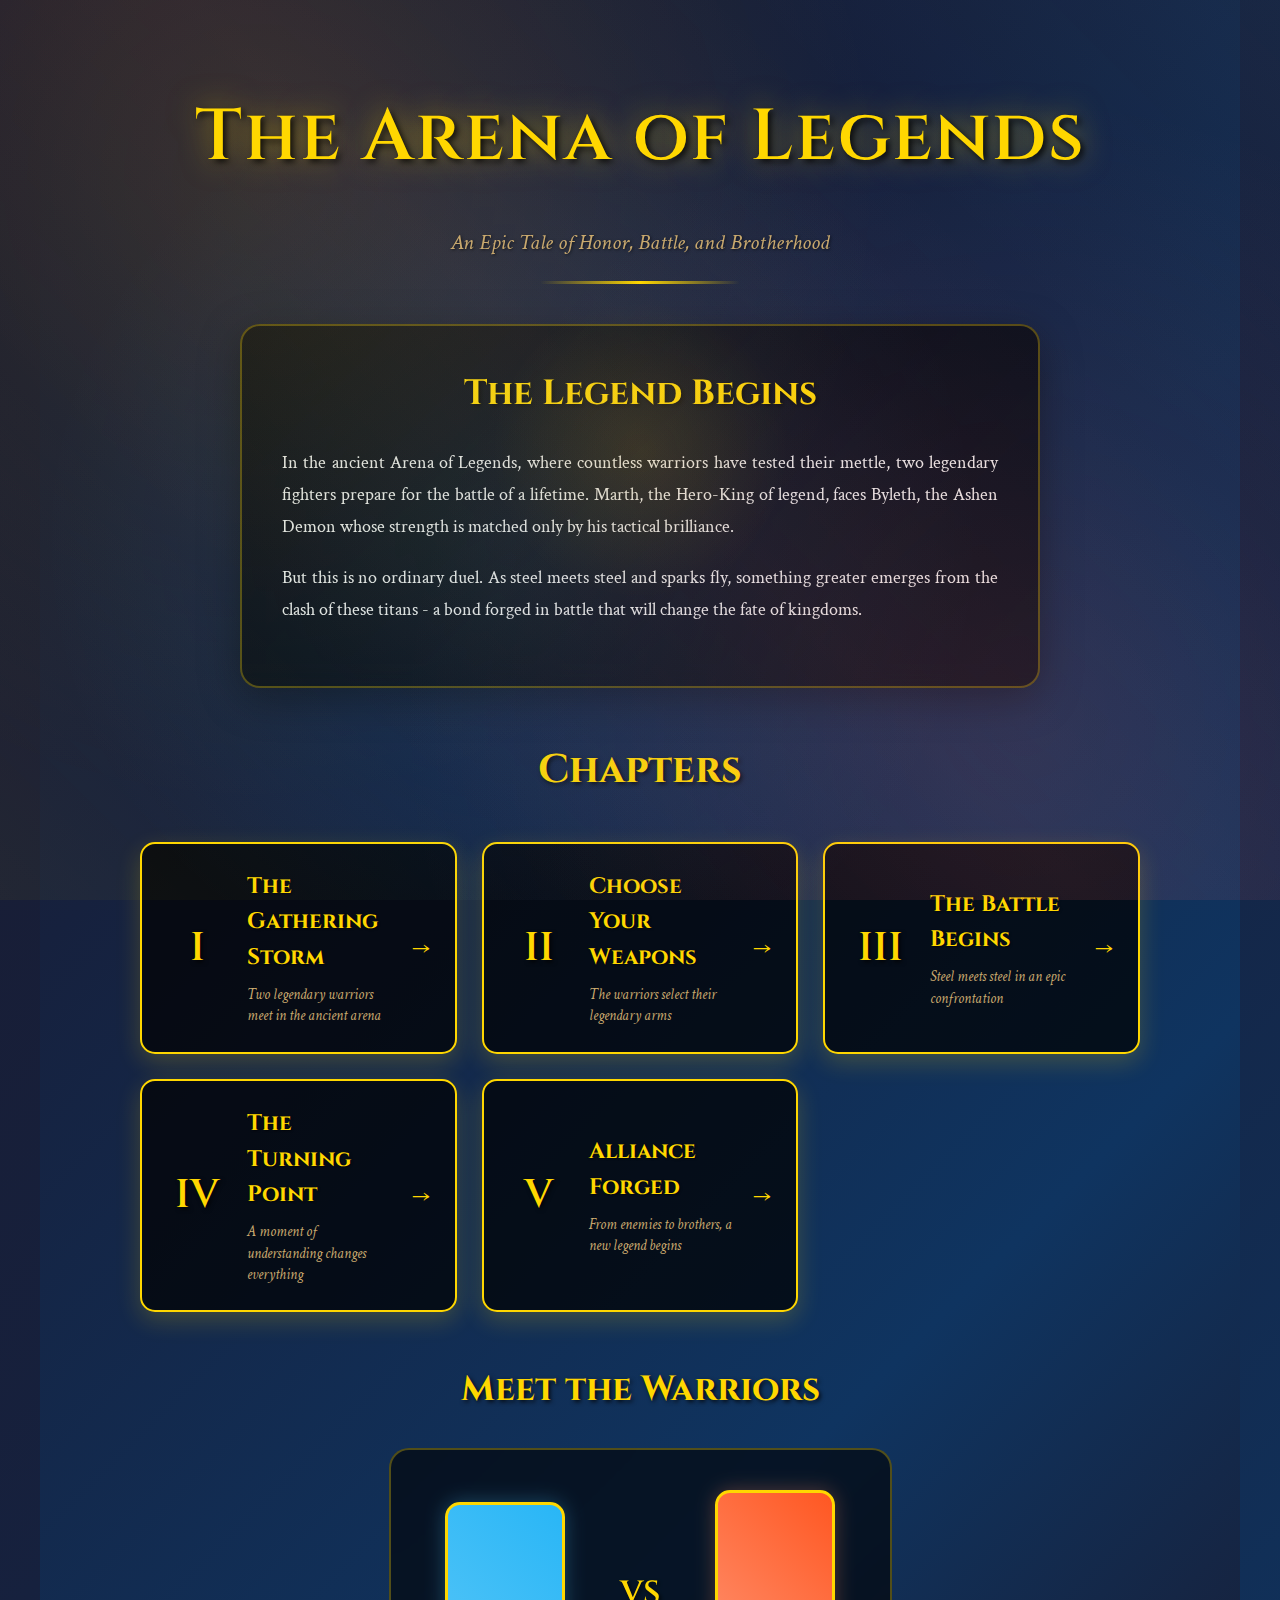
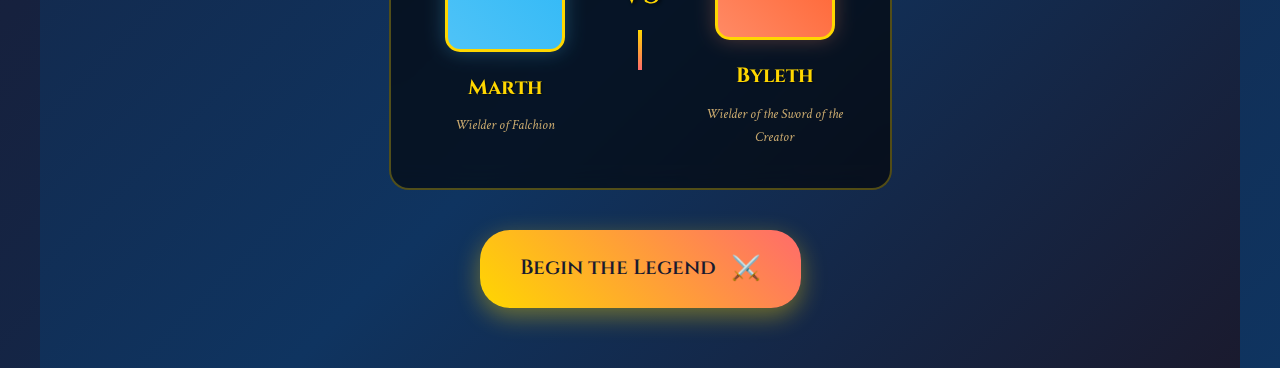
<file: Narrative assignment/cover.html>
<!DOCTYPE html>
<html lang="en">
<head>
    <meta charset="UTF-8">
    <meta name="viewport" content="width=device-width, initial-scale=1.0">
    <title>The Arena of Legends - Cover Page</title>
    <link rel="stylesheet" href="style.css">
    <link href="https://fonts.googleapis.com/css2?family=Cinzel:wght@400;600&family=Crimson+Text:ital,wght@0,400;0,600;1,400&display=swap" rel="stylesheet">
</head>
<body>
    <div class="page-container cover-page">
        <!-- Cover Header -->
        <header class="cover-header">
            <div class="title-container">
                <h1 class="main-title">The Arena of Legends</h1>
                <div class="title-subtitle">
                    <p class="subtitle-text">An Epic Tale of Honor, Battle, and Brotherhood</p>
                    <div class="decorative-line"></div>
                </div>
            </div>
        </header>

        <!-- Main Cover Content -->
        <main class="cover-content">
            <!-- Story Synopsis -->
            <section class="synopsis">
                <div class="synopsis-container">
                    <h2 class="synopsis-title">The Legend Begins</h2>
                    <p class="synopsis-text">
                        In the ancient Arena of Legends, where countless warriors have tested their mettle, 
                        two legendary fighters prepare for the battle of a lifetime. Marth, 
                        the Hero-King of legend, faces Byleth, the Ashen Demon whose strength 
                        is matched only by his tactical brilliance.
                    </p>
                    <p class="synopsis-text">
                        But this is no ordinary duel. As steel meets steel and sparks fly, something 
                        greater emerges from the clash of these titans - a bond forged in battle that 
                        will change the fate of kingdoms.
                    </p>
                </div>
            </section>

            <!-- Chapter Navigation -->
            <section class="chapter-navigation">
                <h2 class="chapters-title">Chapters</h2>
                <div class="chapters-grid">
                    <a href="page1.html" class="chapter-card" data-chapter="1">
                        <div class="chapter-number">I</div>
                        <div class="chapter-info">
                            <h3 class="chapter-name">The Gathering Storm</h3>
                            <p class="chapter-description">Two legendary warriors meet in the ancient arena</p>
                        </div>
                        <div class="chapter-arrow">→</div>
                    </a>

                    <a href="page2.html" class="chapter-card" data-chapter="2">
                        <div class="chapter-number">II</div>
                        <div class="chapter-info">
                            <h3 class="chapter-name">Choose Your Weapons</h3>
                            <p class="chapter-description">The warriors select their legendary arms</p>
                        </div>
                        <div class="chapter-arrow">→</div>
                    </a>

                    <a href="page3.html" class="chapter-card" data-chapter="3">
                        <div class="chapter-number">III</div>
                        <div class="chapter-info">
                            <h3 class="chapter-name">The Battle Begins</h3>
                            <p class="chapter-description">Steel meets steel in an epic confrontation</p>
                        </div>
                        <div class="chapter-arrow">→</div>
                    </a>

                    <a href="page4.html" class="chapter-card" data-chapter="4">
                        <div class="chapter-number">IV</div>
                        <div class="chapter-info">
                            <h3 class="chapter-name">The Turning Point</h3>
                            <p class="chapter-description">A moment of understanding changes everything</p>
                        </div>
                        <div class="chapter-arrow">→</div>
                    </a>

                    <a href="page5.html" class="chapter-card" data-chapter="5">
                        <div class="chapter-number">V</div>
                        <div class="chapter-info">
                            <h3 class="chapter-name">Alliance Forged</h3>
                            <p class="chapter-description">From enemies to brothers, a new legend begins</p>
                        </div>
                        <div class="chapter-arrow">→</div>
                    </a>
                </div>
            </section>

            <!-- Character Preview -->
            <section class="character-preview">
                <h2 class="preview-title">Meet the Warriors</h2>
                <div class="characters-showcase">
                    <div class="character-showcase">
                        <div class="character-silhouette aldric-silhouette"></div>
                        <h3 class="character-showcase-name">Marth</h3>
                        <p class="character-showcase-desc">Wielder of Falchion</p>
                    </div>
                    
                    <div class="vs-divider-showcase">
                        <div class="vs-text-showcase">VS</div>
                        <div class="lightning-bolt-showcase"></div>
                    </div>
                    
                    <div class="character-showcase">
                        <div class="character-silhouette thane-silhouette"></div>
                        <h3 class="character-showcase-name">Byleth</h3>
                        <p class="character-showcase-desc">Wielder of the Sword of the Creator</p>
                    </div>
                </div>
            </section>
        </main>

        <!-- Cover Footer -->
        <footer class="cover-footer">
            <div class="begin-journey">
                <a href="page1.html" class="begin-button">
                    <span class="begin-text">Begin the Legend</span>
                    <span class="begin-arrow">⚔️</span>
                </a>
            </div>
        </footer>

        <!-- Atmospheric Effects -->
        <div class="cover-effects">
            <div class="floating-particles"></div>
            <div class="arena-glow"></div>
            <div class="legendary-aura"></div>
        </div>
    </div>

    <script>
        // Add interactive effects for the cover page
        document.addEventListener('DOMContentLoaded', function() {
            // Animate chapter cards on hover
            const chapterCards = document.querySelectorAll('.chapter-card');
            
            chapterCards.forEach(card => {
                card.addEventListener('mouseenter', function() {
                    this.style.transform = 'translateY(-10px) scale(1.02)';
                    this.style.boxShadow = '0 15px 40px rgba(255, 215, 0, 0.4)';
                });
                
                card.addEventListener('mouseleave', function() {
                    this.style.transform = 'translateY(0) scale(1)';
                    this.style.boxShadow = '0 8px 25px rgba(255, 215, 0, 0.2)';
                });
            });

            // Add click animation
            chapterCards.forEach(card => {
                card.addEventListener('click', function(e) {
                    // Add a brief pulse effect
                    this.style.animation = 'pulse 0.6s ease-in-out';
                    setTimeout(() => {
                        this.style.animation = '';
                    }, 600);
                });
            });

            // Animate character silhouettes
            const silhouettes = document.querySelectorAll('.character-silhouette');
            silhouettes.forEach(silhouette => {
                silhouette.addEventListener('mouseenter', function() {
                    this.style.transform = 'scale(1.1)';
                    this.style.boxShadow = '0 0 30px rgba(255, 215, 0, 0.6)';
                });
                
                silhouette.addEventListener('mouseleave', function() {
                    this.style.transform = 'scale(1)';
                    this.style.boxShadow = '0 0 20px rgba(255, 215, 0, 0.3)';
                });
            });
        });
    </script>
</body>
</html>
</file>
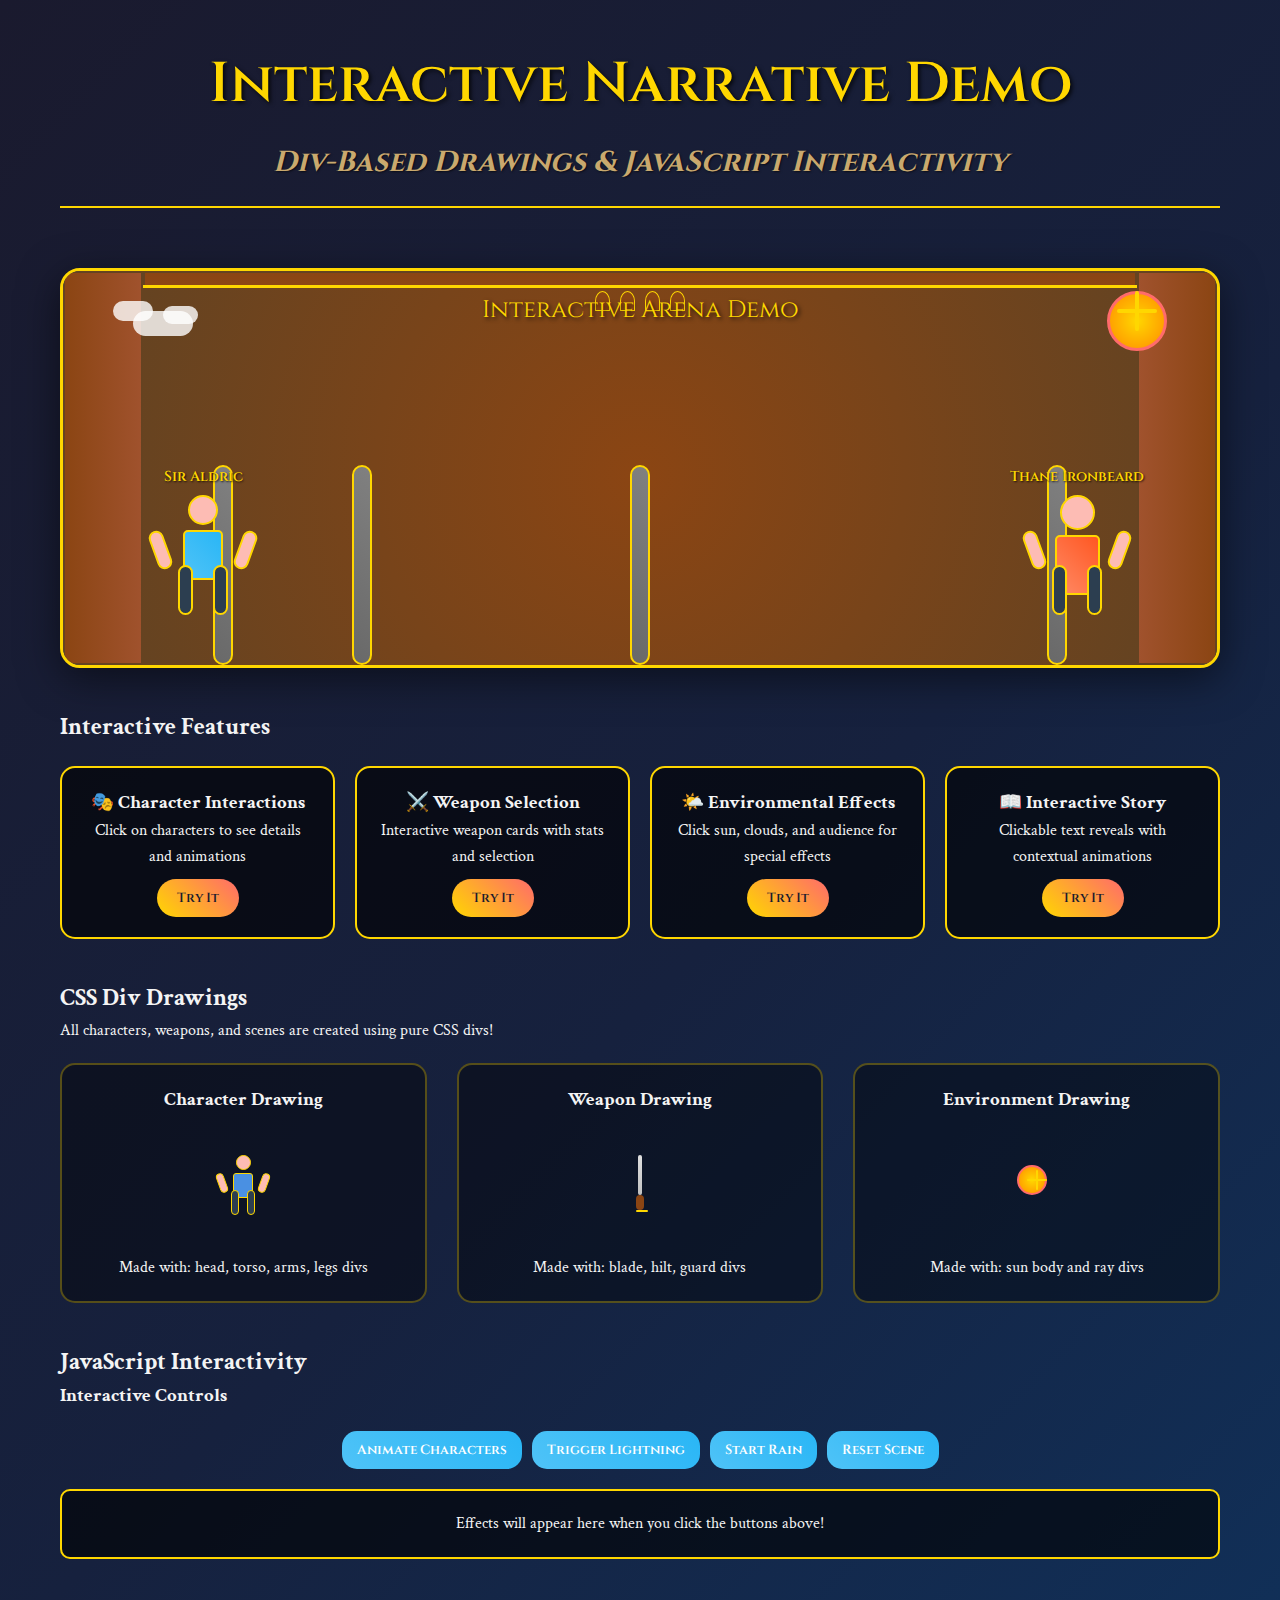
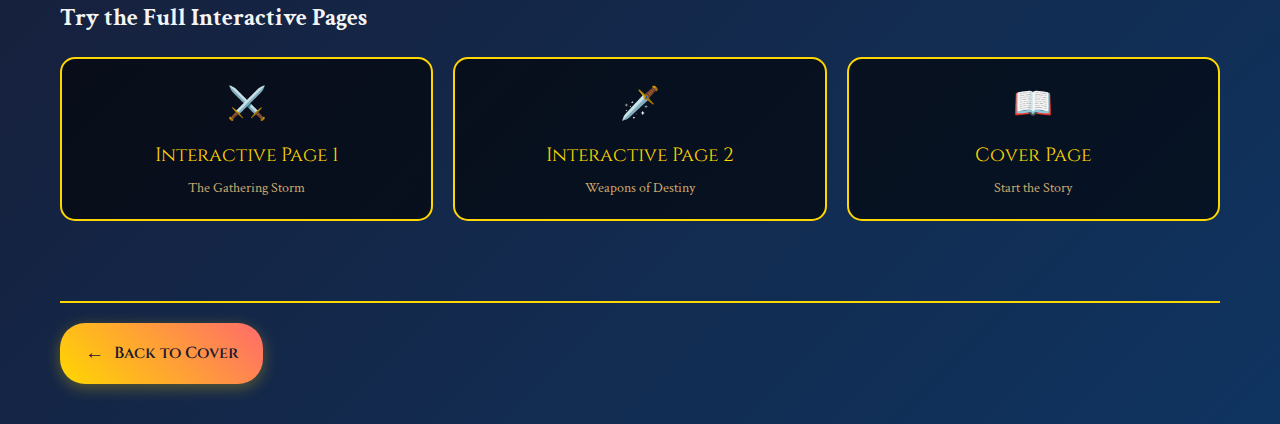
<file: Narrative assignment/interactive_demo.html>
<!DOCTYPE html>
<html lang="en">
<head>
    <meta charset="UTF-8">
    <meta name="viewport" content="width=device-width, initial-scale=1.0">
    <title>Interactive Narrative Demo - The Arena of Legends</title>
    <link rel="stylesheet" href="style.css">
    <link href="https://fonts.googleapis.com/css2?family=Cinzel:wght@400;600&family=Crimson+Text:ital,wght@0,400;0,600;1,400&display=swap" rel="stylesheet">
</head>
<body>
    <div class="page-container">
        <header class="page-header">
            <h1 class="page-title">Interactive Narrative Demo</h1>
            <h2 class="chapter-title">Div-Based Drawings & JavaScript Interactivity</h2>
        </header>

        <main class="content">
            <!-- Demo Scene -->
            <div class="interactive-scene demo-scene" id="demo-scene">
                <div class="scene-title">Interactive Arena Demo</div>
                
                <!-- Arena Structure -->
                <div class="arena-structure">
                    <div class="arena-wall wall-left"></div>
                    <div class="arena-wall wall-right"></div>
                    <div class="arena-wall wall-back"></div>
                    <div class="arena-floor"></div>
                    <div class="arena-pillars">
                        <div class="pillar pillar-1"></div>
                        <div class="pillar pillar-2"></div>
                        <div class="pillar pillar-3"></div>
                        <div class="pillar pillar-4"></div>
                    </div>
                </div>

                <!-- Interactive Characters -->
                <div class="character-container">
                    <div class="character aldric-character" id="demo-aldric">
                        <div class="character-body">
                            <div class="head"></div>
                            <div class="torso"></div>
                            <div class="arms">
                                <div class="arm arm-left"></div>
                                <div class="arm arm-right"></div>
                            </div>
                            <div class="legs">
                                <div class="leg leg-left"></div>
                                <div class="leg leg-right"></div>
                            </div>
                        </div>
                        <div class="character-name">Sir Aldric</div>
                        <div class="character-info">
                            <p>Click me!</p>
                        </div>
                    </div>

                    <div class="character thane-character" id="demo-thane">
                        <div class="character-body">
                            <div class="head"></div>
                            <div class="torso"></div>
                            <div class="arms">
                                <div class="arm arm-left"></div>
                                <div class="arm arm-right"></div>
                            </div>
                            <div class="legs">
                                <div class="leg leg-left"></div>
                                <div class="leg leg-right"></div>
                            </div>
                        </div>
                        <div class="character-name">Thane Ironbeard</div>
                        <div class="character-info">
                            <p>Click me!</p>
                        </div>
                    </div>
                </div>

                <!-- Interactive Elements -->
                <div class="interactive-elements">
                    <div class="clickable-element sun" id="demo-sun">
                        <div class="sun-body"></div>
                        <div class="sun-rays">
                            <div class="ray ray-1"></div>
                            <div class="ray ray-2"></div>
                            <div class="ray ray-3"></div>
                            <div class="ray ray-4"></div>
                        </div>
                    </div>
                    
                    <div class="clickable-element clouds" id="demo-clouds">
                        <div class="cloud cloud-1"></div>
                        <div class="cloud cloud-2"></div>
                        <div class="cloud cloud-3"></div>
                    </div>

                    <div class="clickable-element audience" id="demo-audience">
                        <div class="audience-row">
                            <div class="person person-1"></div>
                            <div class="person person-2"></div>
                            <div class="person person-3"></div>
                            <div class="person person-4"></div>
                        </div>
                    </div>
                </div>
            </div>

            <!-- Interactive Features Demo -->
            <div class="demo-features">
                <h2>Interactive Features</h2>
                
                <div class="feature-grid">
                    <div class="feature-card" data-feature="characters">
                        <h3>🎭 Character Interactions</h3>
                        <p>Click on characters to see details and animations</p>
                        <button class="demo-btn" onclick="demoCharacters()">Try It</button>
                    </div>

                    <div class="feature-card" data-feature="weapons">
                        <h3>⚔️ Weapon Selection</h3>
                        <p>Interactive weapon cards with stats and selection</p>
                        <button class="demo-btn" onclick="demoWeapons()">Try It</button>
                    </div>

                    <div class="feature-card" data-feature="environment">
                        <h3>🌤️ Environmental Effects</h3>
                        <p>Click sun, clouds, and audience for special effects</p>
                        <button class="demo-btn" onclick="demoEnvironment()">Try It</button>
                    </div>

                    <div class="feature-card" data-feature="story">
                        <h3>📖 Interactive Story</h3>
                        <p>Clickable text reveals with contextual animations</p>
                        <button class="demo-btn" onclick="demoStory()">Try It</button>
                    </div>
                </div>
            </div>

            <!-- Div Drawing Examples -->
            <div class="drawing-examples">
                <h2>CSS Div Drawings</h2>
                <p>All characters, weapons, and scenes are created using pure CSS divs!</p>
                
                <div class="drawing-showcase">
                    <div class="drawing-item">
                        <h3>Character Drawing</h3>
                        <div class="character-demo">
                            <div class="demo-character-body">
                                <div class="demo-head"></div>
                                <div class="demo-torso"></div>
                                <div class="demo-arms">
                                    <div class="demo-arm demo-arm-left"></div>
                                    <div class="demo-arm demo-arm-right"></div>
                                </div>
                                <div class="demo-legs">
                                    <div class="demo-leg demo-leg-left"></div>
                                    <div class="demo-leg demo-leg-right"></div>
                                </div>
                            </div>
                        </div>
                        <p>Made with: head, torso, arms, legs divs</p>
                    </div>

                    <div class="drawing-item">
                        <h3>Weapon Drawing</h3>
                        <div class="weapon-demo">
                            <div class="demo-sword">
                                <div class="sword-blade"></div>
                                <div class="sword-hilt"></div>
                                <div class="sword-guard"></div>
                            </div>
                        </div>
                        <p>Made with: blade, hilt, guard divs</p>
                    </div>

                    <div class="drawing-item">
                        <h3>Environment Drawing</h3>
                        <div class="environment-demo">
                            <div class="demo-sun">
                                <div class="demo-sun-body"></div>
                                <div class="demo-sun-rays">
                                    <div class="demo-ray"></div>
                                    <div class="demo-ray"></div>
                                    <div class="demo-ray"></div>
                                    <div class="demo-ray"></div>
                                </div>
                            </div>
                        </div>
                        <p>Made with: sun body and ray divs</p>
                    </div>
                </div>
            </div>

            <!-- JavaScript Features -->
            <div class="javascript-features">
                <h2>JavaScript Interactivity</h2>
                
                <div class="js-demo">
                    <h3>Interactive Controls</h3>
                    <div class="control-panel">
                        <button class="control-btn" onclick="animateCharacters()">Animate Characters</button>
                        <button class="control-btn" onclick="triggerLightning()">Trigger Lightning</button>
                        <button class="control-btn" onclick="startRain()">Start Rain</button>
                        <button class="control-btn" onclick="resetScene()">Reset Scene</button>
                    </div>
                    
                    <div class="effect-display" id="effect-display">
                        <p>Effects will appear here when you click the buttons above!</p>
                    </div>
                </div>
            </div>

            <!-- Navigation to Full Pages -->
            <div class="page-navigation-demo">
                <h2>Try the Full Interactive Pages</h2>
                <div class="demo-nav">
                    <a href="page1_interactive.html" class="demo-nav-btn">
                        <span class="btn-icon">⚔️</span>
                        <span class="btn-text">Interactive Page 1</span>
                        <span class="btn-desc">The Gathering Storm</span>
                    </a>
                    <a href="page2_interactive.html" class="demo-nav-btn">
                        <span class="btn-icon">🗡️</span>
                        <span class="btn-text">Interactive Page 2</span>
                        <span class="btn-desc">Weapons of Destiny</span>
                    </a>
                    <a href="cover.html" class="demo-nav-btn">
                        <span class="btn-icon">📖</span>
                        <span class="btn-text">Cover Page</span>
                        <span class="btn-desc">Start the Story</span>
                    </a>
                </div>
            </div>
        </main>

        <footer class="page-navigation">
            <a href="cover.html" class="nav-button back-button">
                <span class="button-arrow">←</span>
                <span class="button-text">Back to Cover</span>
            </a>
        </footer>
    </div>

    <script>
        // Demo JavaScript functions
        function demoCharacters() {
            const characters = document.querySelectorAll('#demo-aldric, #demo-thane');
            characters.forEach((char, index) => {
                setTimeout(() => {
                    char.style.animation = 'characterGlow 2s ease-in-out';
                }, index * 500);
            });
            showEffect('Characters are now glowing! Click on them for more details.');
        }

        function demoWeapons() {
            showEffect('Weapon selection demo would show interactive weapon cards with stats and selection effects.');
        }

        function demoEnvironment() {
            const sun = document.getElementById('demo-sun');
            const clouds = document.getElementById('demo-clouds');
            const audience = document.getElementById('demo-audience');
            
            sun.style.animation = 'sunPulse 1s ease-in-out';
            clouds.style.animation = 'cloudMove 2s ease-in-out';
            
            const people = audience.querySelectorAll('.person');
            people.forEach((person, index) => {
                setTimeout(() => {
                    person.style.animation = 'cheer 0.5s ease-in-out';
                }, index * 100);
            });
            
            showEffect('Environmental effects activated! Sun is pulsing, clouds are moving, and audience is cheering!');
        }

        function demoStory() {
            showEffect('Interactive story demo would show clickable text that reveals with contextual animations and effects.');
        }

        function animateCharacters() {
            const characters = document.querySelectorAll('#demo-aldric, #demo-thane');
            characters.forEach((char, index) => {
                setTimeout(() => {
                    char.style.animation = 'characterGlow 1s ease-in-out';
                }, index * 200);
            });
            showEffect('Characters are animating!');
        }

        function triggerLightning() {
            const lightning = document.createElement('div');
            lightning.className = 'lightning-flash';
            lightning.style.position = 'absolute';
            lightning.style.top = '0';
            lightning.style.left = '0';
            lightning.style.width = '100%';
            lightning.style.height = '100%';
            lightning.style.background = 'linear-gradient(45deg, transparent, rgba(255, 255, 255, 0.8), transparent)';
            lightning.style.animation = 'lightningFlash 0.5s ease-in-out';
            
            const scene = document.getElementById('demo-scene');
            scene.appendChild(lightning);
            
            setTimeout(() => {
                scene.removeChild(lightning);
            }, 500);
            
            showEffect('Lightning strike! ⚡');
        }

        function startRain() {
            const rain = document.createElement('div');
            rain.className = 'rain-effect';
            rain.style.position = 'absolute';
            rain.style.top = '0';
            rain.style.left = '0';
            rain.style.width = '100%';
            rain.style.height = '100%';
            rain.style.background = 'linear-gradient(transparent, rgba(79, 195, 247, 0.3))';
            rain.style.animation = 'rainFall 2s ease-in-out infinite';
            rain.style.pointerEvents = 'none';
            
            const scene = document.getElementById('demo-scene');
            scene.appendChild(rain);
            
            setTimeout(() => {
                scene.removeChild(rain);
            }, 3000);
            
            showEffect('Rain started! 🌧️');
        }

        function resetScene() {
            const scene = document.getElementById('demo-scene');
            const effects = scene.querySelectorAll('.lightning-flash, .rain-effect');
            effects.forEach(effect => effect.remove());
            
            const characters = document.querySelectorAll('#demo-aldric, #demo-thane');
            characters.forEach(char => {
                char.style.animation = '';
            });
            
            showEffect('Scene reset! All effects cleared.');
        }

        function showEffect(message) {
            const display = document.getElementById('effect-display');
            display.innerHTML = `<p>${message}</p>`;
            display.style.animation = 'fadeIn 0.5s ease-in-out';
            
            setTimeout(() => {
                display.style.animation = '';
            }, 500);
        }

        // Initialize demo interactions
        document.addEventListener('DOMContentLoaded', function() {
            // Character click interactions
            document.getElementById('demo-aldric').addEventListener('click', function() {
                showEffect('Sir Aldric clicked! He\'s a master of speed and precision.');
            });
            
            document.getElementById('demo-thane').addEventListener('click', function() {
                showEffect('Thane Ironbeard clicked! He\'s a mountain of strength and power.');
            });
            
            // Environmental interactions
            document.getElementById('demo-sun').addEventListener('click', function() {
                this.style.animation = 'sunPulse 1s ease-in-out';
                showEffect('Sun clicked! It\'s pulsing with energy.');
            });
            
            document.getElementById('demo-clouds').addEventListener('click', function() {
                this.style.animation = 'cloudMove 2s ease-in-out';
                showEffect('Clouds clicked! They\'re moving across the sky.');
            });
            
            document.getElementById('demo-audience').addEventListener('click', function() {
                const people = this.querySelectorAll('.person');
                people.forEach((person, index) => {
                    setTimeout(() => {
                        person.style.animation = 'cheer 0.5s ease-in-out';
                    }, index * 100);
                });
                showEffect('Audience clicked! They\'re cheering for the warriors.');
            });
        });
    </script>

    <style>
        /* Demo-specific styles */
        .demo-scene {
            height: 400px;
            margin: 20px 0;
        }

        .demo-features {
            margin: 40px 0;
        }

        .feature-grid {
            display: grid;
            grid-template-columns: repeat(auto-fit, minmax(250px, 1fr));
            gap: 20px;
            margin: 20px 0;
        }

        .feature-card {
            background: rgba(0, 0, 0, 0.6);
            border: 2px solid #ffd700;
            border-radius: 15px;
            padding: 20px;
            text-align: center;
            transition: all 0.3s ease;
        }

        .feature-card:hover {
            transform: translateY(-5px);
            box-shadow: 0 10px 30px rgba(255, 215, 0, 0.3);
        }

        .demo-btn {
            padding: 10px 20px;
            background: linear-gradient(45deg, #ffd700, #ff6b6b);
            color: #1a1a2e;
            border: none;
            border-radius: 20px;
            font-family: 'Cinzel', serif;
            font-weight: 600;
            cursor: pointer;
            transition: all 0.3s ease;
            margin-top: 10px;
        }

        .demo-btn:hover {
            transform: scale(1.1);
            box-shadow: 0 5px 15px rgba(255, 215, 0, 0.4);
        }

        .drawing-examples {
            margin: 40px 0;
        }

        .drawing-showcase {
            display: grid;
            grid-template-columns: repeat(auto-fit, minmax(200px, 1fr));
            gap: 30px;
            margin: 20px 0;
        }

        .drawing-item {
            text-align: center;
            background: rgba(0, 0, 0, 0.4);
            padding: 20px;
            border-radius: 15px;
            border: 2px solid rgba(255, 215, 0, 0.3);
        }

        .character-demo, .weapon-demo, .environment-demo {
            margin: 20px 0;
            display: flex;
            justify-content: center;
            align-items: center;
            height: 100px;
        }

        .demo-character-body {
            position: relative;
            width: 40px;
            height: 60px;
        }

        .demo-head {
            width: 15px;
            height: 15px;
            background: #fdbcb4;
            border-radius: 50%;
            margin: 0 auto 3px;
            border: 1px solid #ffd700;
        }

        .demo-torso {
            width: 20px;
            height: 25px;
            background: #4a90e2;
            margin: 0 auto 3px;
            border-radius: 3px;
            border: 1px solid #ffd700;
        }

        .demo-arms {
            position: absolute;
            top: 18px;
            width: 100%;
            height: 10px;
        }

        .demo-arm {
            position: absolute;
            width: 8px;
            height: 20px;
            background: #fdbcb4;
            border-radius: 5px;
            border: 1px solid #ffd700;
        }

        .demo-arm-left { left: -5px; transform: rotate(-20deg); }
        .demo-arm-right { right: -5px; transform: rotate(20deg); }

        .demo-legs {
            position: absolute;
            bottom: 0;
            width: 100%;
            height: 25px;
        }

        .demo-leg {
            position: absolute;
            width: 8px;
            height: 25px;
            background: #2c3e50;
            border-radius: 5px;
            border: 1px solid #ffd700;
        }

        .demo-leg-left { left: 8px; }
        .demo-leg-right { right: 8px; }

        .demo-sword {
            position: relative;
            width: 8px;
            height: 60px;
        }

        .sword-blade {
            width: 4px;
            height: 40px;
            background: linear-gradient(45deg, #c0c0c0, #e0e0e0);
            margin: 0 auto;
            border-radius: 2px;
        }

        .sword-hilt {
            width: 8px;
            height: 15px;
            background: #8b4513;
            border-radius: 4px;
            margin: 0 auto;
        }

        .sword-guard {
            width: 12px;
            height: 2px;
            background: #ffd700;
            margin: 0 auto;
            border-radius: 1px;
        }

        .demo-sun {
            position: relative;
            width: 40px;
            height: 40px;
        }

        .demo-sun-body {
            width: 30px;
            height: 30px;
            background: radial-gradient(circle, #ffd700, #ff8c00);
            border-radius: 50%;
            border: 2px solid #ff6b6b;
        }

        .demo-sun-rays {
            position: absolute;
            top: 50%;
            left: 50%;
            transform: translate(-50%, -50%);
            width: 50px;
            height: 50px;
        }

        .demo-ray {
            position: absolute;
            width: 2px;
            height: 10px;
            background: #ffd700;
            border-radius: 1px;
            top: 50%;
            left: 50%;
            transform-origin: 50% 0;
        }

        .demo-ray:nth-child(1) { transform: translate(-50%, -50%) rotate(0deg); }
        .demo-ray:nth-child(2) { transform: translate(-50%, -50%) rotate(90deg); }
        .demo-ray:nth-child(3) { transform: translate(-50%, -50%) rotate(180deg); }
        .demo-ray:nth-child(4) { transform: translate(-50%, -50%) rotate(270deg); }

        .javascript-features {
            margin: 40px 0;
        }

        .control-panel {
            display: flex;
            flex-wrap: wrap;
            gap: 10px;
            margin: 20px 0;
            justify-content: center;
        }

        .control-btn {
            padding: 10px 15px;
            background: linear-gradient(45deg, #4fc3f7, #29b6f6);
            color: white;
            border: none;
            border-radius: 15px;
            font-family: 'Cinzel', serif;
            font-weight: 600;
            cursor: pointer;
            transition: all 0.3s ease;
        }

        .control-btn:hover {
            transform: scale(1.1);
            box-shadow: 0 5px 15px rgba(79, 195, 247, 0.4);
        }

        .effect-display {
            background: rgba(0, 0, 0, 0.6);
            border: 2px solid #ffd700;
            border-radius: 10px;
            padding: 20px;
            margin: 20px 0;
            text-align: center;
            min-height: 60px;
            display: flex;
            align-items: center;
            justify-content: center;
        }

        .page-navigation-demo {
            margin: 40px 0;
        }

        .demo-nav {
            display: grid;
            grid-template-columns: repeat(auto-fit, minmax(200px, 1fr));
            gap: 20px;
            margin: 20px 0;
        }

        .demo-nav-btn {
            display: flex;
            flex-direction: column;
            align-items: center;
            padding: 20px;
            background: rgba(0, 0, 0, 0.6);
            border: 2px solid #ffd700;
            border-radius: 15px;
            text-decoration: none;
            color: inherit;
            transition: all 0.3s ease;
        }

        .demo-nav-btn:hover {
            transform: translateY(-5px);
            box-shadow: 0 10px 30px rgba(255, 215, 0, 0.3);
        }

        .btn-icon {
            font-size: 2rem;
            margin-bottom: 10px;
        }

        .btn-text {
            font-family: 'Cinzel', serif;
            font-size: 1.2rem;
            color: #ffd700;
            margin-bottom: 5px;
        }

        .btn-desc {
            font-size: 0.9rem;
            color: #c9a96e;
        }

        @keyframes fadeIn {
            0% { opacity: 0; transform: translateY(10px); }
            100% { opacity: 1; transform: translateY(0); }
        }

        @keyframes rainFall {
            0% { transform: translateY(-100%); }
            100% { transform: translateY(100%); }
        }

        /* Responsive Design */
        @media (max-width: 768px) {
            .feature-grid {
                grid-template-columns: 1fr;
            }
            
            .drawing-showcase {
                grid-template-columns: 1fr;
            }
            
            .control-panel {
                flex-direction: column;
                align-items: center;
            }
            
            .demo-nav {
                grid-template-columns: 1fr;
            }
        }
    </style>
</body>
</html>
</file>
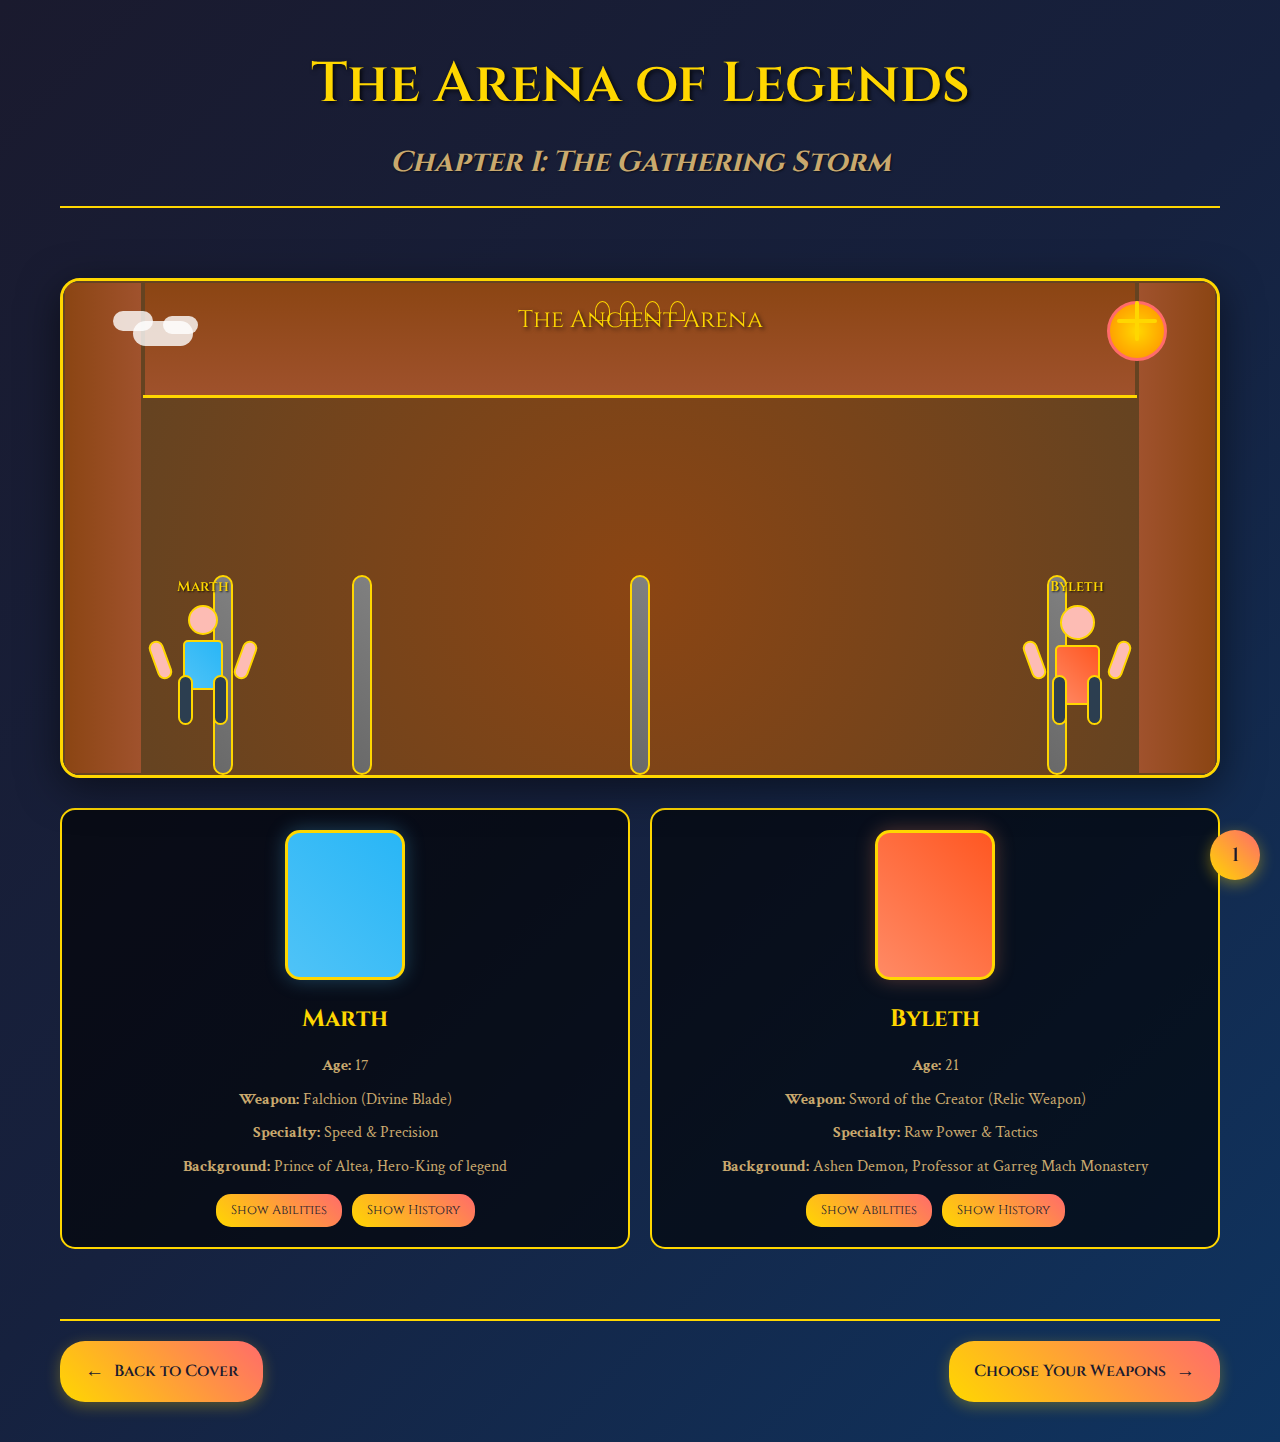
<file: Narrative assignment/page1_interactive.html>
<!DOCTYPE html>
<html lang="en">
<head>
    <meta charset="UTF-8">
    <meta name="viewport" content="width=device-width, initial-scale=1.0">
    <title>The Arena of Legends - Interactive Page 1: The Gathering Storm</title>
    <link rel="stylesheet" href="style.css">
    <link href="https://fonts.googleapis.com/css2?family=Cinzel:wght@400;600&family=Crimson+Text:ital,wght@0,400;0,600;1,400&display=swap" rel="stylesheet">
</head>
<body>
    <div class="page-container">
        <header class="page-header">
            <h1 class="page-title">The Arena of Legends</h1>
            <h2 class="chapter-title">Chapter I: The Gathering Storm</h2>
        </header>

        <main class="content">
            <!-- Interactive Arena Scene -->
            <div class="interactive-scene" id="arena-scene">
                <div class="scene-title">The Ancient Arena</div>
                
                <!-- Arena Structure -->
                <div class="arena-structure">
                    <div class="arena-wall wall-left"></div>
                    <div class="arena-wall wall-right"></div>
                    <div class="arena-wall wall-back"></div>
                    <div class="arena-floor"></div>
                    <div class="arena-pillars">
                        <div class="pillar pillar-1"></div>
                        <div class="pillar pillar-2"></div>
                        <div class="pillar pillar-3"></div>
                        <div class="pillar pillar-4"></div>
                    </div>
                </div>

                <!-- Interactive Characters -->
                <div class="character-container">
                    <div class="character aldric-character" id="aldric" data-character="aldric">
                        <div class="character-body">
                            <div class="head"></div>
                            <div class="torso"></div>
                            <div class="arms">
                                <div class="arm arm-left"></div>
                                <div class="arm arm-right"></div>
                            </div>
                            <div class="legs">
                                <div class="leg leg-left"></div>
                                <div class="leg leg-right"></div>
                            </div>
                        </div>
                        <div class="character-name">Marth</div>
                        <div class="character-info">
                            <p>Click to learn more about this warrior</p>
                        </div>
                    </div>

                    <div class="character thane-character" id="thane" data-character="thane">
                        <div class="character-body">
                            <div class="head"></div>
                            <div class="torso"></div>
                            <div class="arms">
                                <div class="arm arm-left"></div>
                                <div class="arm arm-right"></div>
                            </div>
                            <div class="legs">
                                <div class="leg leg-left"></div>
                                <div class="leg leg-right"></div>
                            </div>
                        </div>
                        <div class="character-name">Byleth</div>
                        <div class="character-info">
                            <p>Click to learn more about this warrior</p>
                        </div>
                    </div>
                </div>

                <!-- Interactive Elements -->
                <div class="interactive-elements">
                    <div class="clickable-element sun" id="sun" data-element="sun">
                        <div class="sun-body"></div>
                        <div class="sun-rays">
                            <div class="ray ray-1"></div>
                            <div class="ray ray-2"></div>
                            <div class="ray ray-3"></div>
                            <div class="ray ray-4"></div>
                        </div>
                    </div>
                    
                    <div class="clickable-element clouds" id="clouds" data-element="clouds">
                        <div class="cloud cloud-1"></div>
                        <div class="cloud cloud-2"></div>
                        <div class="cloud cloud-3"></div>
                    </div>

                    <div class="clickable-element audience" id="audience" data-element="audience">
                        <div class="audience-row">
                            <div class="person person-1"></div>
                            <div class="person person-2"></div>
                            <div class="person person-3"></div>
                            <div class="person person-4"></div>
                        </div>
                    </div>
                </div>

                <!-- Story Text with Interactive Reveals -->
                <div class="story-text interactive-story">
                    <p class="opening-line clickable-text" data-reveal="opening">The ancient arena stood silent under a blood-red sunset, its weathered stones bearing witness to countless battles of legend.</p>
                    
                    <p class="story-paragraph clickable-text" data-reveal="aldric-intro">Thunder rumbled in the distance as two figures emerged from opposite ends of the colosseum. The first, a tall warrior clad in silver armor, moved with the grace of a mountain cat. His name was <span class="character-name">Marth</span>, and his reputation for lightning-fast strikes preceded him across the seven kingdoms.</p>

                    <p class="story-paragraph clickable-text" data-reveal="thane-intro">From the shadows of the eastern gate emerged his opponent: <span class="character-name">Byleth</span>, a massive figure whose very presence seemed to make the ground tremble. His weathered face bore the scars of a hundred battles, and his eyes burned with the fire of a warrior who had never known defeat.</p>

                    <div class="dialogue interactive-dialogue" data-reveal="dialogue-1">
                        <p class="speaker">Marth:</p>
                        <p class="speech">"So, the legendary Byleth finally emerges from his mountain fortress. I had heard tales of your strength, but seeing it in person... it's almost disappointing."</p>
                    </div>

                    <div class="dialogue interactive-dialogue" data-reveal="dialogue-2">
                        <p class="speaker">Byleth:</p>
                        <p class="speech">"Words are wind, boy. Let your blade speak, if you dare. I've crushed better men than you before breakfast."</p>
                    </div>

                    <p class="story-paragraph clickable-text" data-reveal="tension">The tension in the air was palpable. Spectators in the upper tiers leaned forward, their breath held in anticipation. Even the birds had ceased their songs, as if nature itself awaited the coming storm of steel and fury.</p>
                </div>
            </div>

            <!-- Interactive Character Profiles -->
            <div class="character-profiles interactive-profiles">
                <div class="character-card interactive-card" data-character="aldric">
                    <div class="character-silhouette aldric-silhouette"></div>
                    <h3>Marth</h3>
                    <div class="character-stats">
                        <p><strong>Age:</strong> 17</p>
                        <p><strong>Weapon:</strong> Falchion (Divine Blade)</p>
                        <p><strong>Specialty:</strong> Speed & Precision</p>
                        <p><strong>Background:</strong> Prince of Altea, Hero-King of legend</p>
                    </div>
                    <div class="interactive-actions">
                        <button class="action-btn" data-action="show-abilities">Show Abilities</button>
                        <button class="action-btn" data-action="show-history">Show History</button>
                    </div>
                </div>

                <div class="character-card interactive-card" data-character="thane">
                    <div class="character-silhouette thane-silhouette"></div>
                    <h3>Byleth</h3>
                    <div class="character-stats">
                        <p><strong>Age:</strong> 21</p>
                        <p><strong>Weapon:</strong> Sword of the Creator (Relic Weapon)</p>
                        <p><strong>Specialty:</strong> Raw Power & Tactics</p>
                        <p><strong>Background:</strong> Ashen Demon, Professor at Garreg Mach Monastery</p>
                    </div>
                    <div class="interactive-actions">
                        <button class="action-btn" data-action="show-abilities">Show Abilities</button>
                        <button class="action-btn" data-action="show-history">Show History</button>
                    </div>
                </div>
            </div>

            <!-- Interactive Atmosphere Effects -->
            <div class="atmosphere-effects interactive-effects">
                <div class="wind-particles"></div>
                <div class="dust-motes"></div>
                <div class="lightning-flash" id="lightning"></div>
            </div>
        </main>

        <footer class="page-navigation">
            <a href="cover.html" class="nav-button back-button">
                <span class="button-arrow">←</span>
                <span class="button-text">Back to Cover</span>
            </a>
            <a href="page2.html" class="nav-button next-button">
                <span class="button-text">Choose Your Weapons</span>
                <span class="button-arrow">→</span>
            </a>
        </footer>

        <div class="page-number">1</div>
    </div>

    <!-- Interactive Modal for Character Details -->
    <div class="modal" id="character-modal">
        <div class="modal-content">
            <span class="close">&times;</span>
            <h2 id="modal-title">Character Details</h2>
            <div id="modal-body">
                <p>Character information will appear here.</p>
            </div>
        </div>
    </div>

    <script>
        // Interactive JavaScript for the narrative page
        document.addEventListener('DOMContentLoaded', function() {
            initializeInteractivity();
            initializeCharacterInteractions();
            initializeSceneInteractions();
            initializeTextReveals();
        });

        function initializeInteractivity() {
            // Add hover effects to all interactive elements
            const interactiveElements = document.querySelectorAll('.clickable-element, .clickable-text, .interactive-card');
            
            interactiveElements.forEach(element => {
                element.addEventListener('mouseenter', function() {
                    this.style.transform = 'scale(1.05)';
                    this.style.boxShadow = '0 10px 30px rgba(255, 215, 0, 0.4)';
                });
                
                element.addEventListener('mouseleave', function() {
                    this.style.transform = 'scale(1)';
                    this.style.boxShadow = '0 5px 15px rgba(255, 215, 0, 0.2)';
                });
            });
        }

        function initializeCharacterInteractions() {
            // Character click interactions
            const characters = document.querySelectorAll('.character');
            const modal = document.getElementById('character-modal');
            const modalTitle = document.getElementById('modal-title');
            const modalBody = document.getElementById('modal-body');
            const closeBtn = document.querySelector('.close');

            characters.forEach(character => {
                character.addEventListener('click', function() {
                    const characterType = this.dataset.character;
                    showCharacterDetails(characterType);
                });
            });

            // Action button interactions
            const actionButtons = document.querySelectorAll('.action-btn');
            actionButtons.forEach(button => {
                button.addEventListener('click', function(e) {
                    e.stopPropagation();
                    const action = this.dataset.action;
                    const character = this.closest('.interactive-card').dataset.character;
                    performCharacterAction(character, action);
                });
            });

            // Modal close functionality
            closeBtn.addEventListener('click', function() {
                modal.style.display = 'none';
            });

            window.addEventListener('click', function(e) {
                if (e.target === modal) {
                    modal.style.display = 'none';
                }
            });
        }

        function showCharacterDetails(characterType) {
            const modal = document.getElementById('character-modal');
            const modalTitle = document.getElementById('modal-title');
            const modalBody = document.getElementById('modal-body');

            if (characterType === 'aldric') {
                modalTitle.textContent = 'Marth';
                modalBody.innerHTML = `
                    <div class="character-detail">
                        <h3>Abilities</h3>
                        <ul>
                            <li>Lightning Strike - Can attack with incredible speed</li>
                            <li>Divine Grace - Enhanced agility and balance</li>
                            <li>Falchion's Power - Can see through illusions and darkness</li>
                        </ul>
                        <h3>Fighting Style</h3>
                        <p>Marth relies on speed and precision, using quick strikes to exploit weaknesses in his opponent's defense.</p>
                    </div>
                `;
            } else if (characterType === 'thane') {
                modalTitle.textContent = 'Byleth';
                modalBody.innerHTML = `
                    <div class="character-detail">
                        <h3>Abilities</h3>
                        <ul>
                            <li>Divine Pulse - Can rewind time to correct mistakes</li>
                            <li>Ashen Demon - Incredible combat prowess</li>
                            <li>Sword of the Creator - Can extend and retract the blade</li>
                        </ul>
                        <h3>Fighting Style</h3>
                        <p>Byleth uses tactical thinking and raw power to break through defenses and end fights quickly.</p>
                    </div>
                `;
            }

            modal.style.display = 'block';
        }

        function performCharacterAction(character, action) {
            if (action === 'show-abilities') {
                showCharacterDetails(character);
            } else if (action === 'show-history') {
                // Add history display logic here
                alert(`${character} history would be displayed here!`);
            }
        }

        function initializeSceneInteractions() {
            // Sun interaction
            const sun = document.getElementById('sun');
            sun.addEventListener('click', function() {
                this.style.animation = 'sunPulse 1s ease-in-out';
                setTimeout(() => {
                    this.style.animation = '';
                }, 1000);
                
                // Trigger lightning effect
                const lightning = document.getElementById('lightning');
                lightning.style.display = 'block';
                setTimeout(() => {
                    lightning.style.display = 'none';
                }, 500);
            });

            // Clouds interaction
            const clouds = document.getElementById('clouds');
            clouds.addEventListener('click', function() {
                this.style.animation = 'cloudMove 2s ease-in-out';
                setTimeout(() => {
                    this.style.animation = '';
                }, 2000);
            });

            // Audience interaction
            const audience = document.getElementById('audience');
            audience.addEventListener('click', function() {
                const people = this.querySelectorAll('.person');
                people.forEach((person, index) => {
                    setTimeout(() => {
                        person.style.animation = 'cheer 0.5s ease-in-out';
                        setTimeout(() => {
                            person.style.animation = '';
                        }, 500);
                    }, index * 100);
                });
            });
        }

        function initializeTextReveals() {
            const clickableTexts = document.querySelectorAll('.clickable-text');
            
            clickableTexts.forEach(text => {
                text.addEventListener('click', function() {
                    this.classList.add('revealed');
                    
                    // Add special effects based on the reveal type
                    const revealType = this.dataset.reveal;
                    if (revealType === 'opening') {
                        // Trigger atmospheric effects
                        const windParticles = document.querySelector('.wind-particles');
                        windParticles.style.animation = 'windBlow 3s ease-in-out';
                    } else if (revealType === 'aldric-intro') {
                        // Highlight Aldric character
                        const aldric = document.getElementById('aldric');
                        aldric.style.animation = 'characterGlow 2s ease-in-out';
                    } else if (revealType === 'thane-intro') {
                        // Highlight Thane character
                        const thane = document.getElementById('thane');
                        thane.style.animation = 'characterGlow 2s ease-in-out';
                    }
                });
            });
        }
    </script>
</body>
</html>
</file>
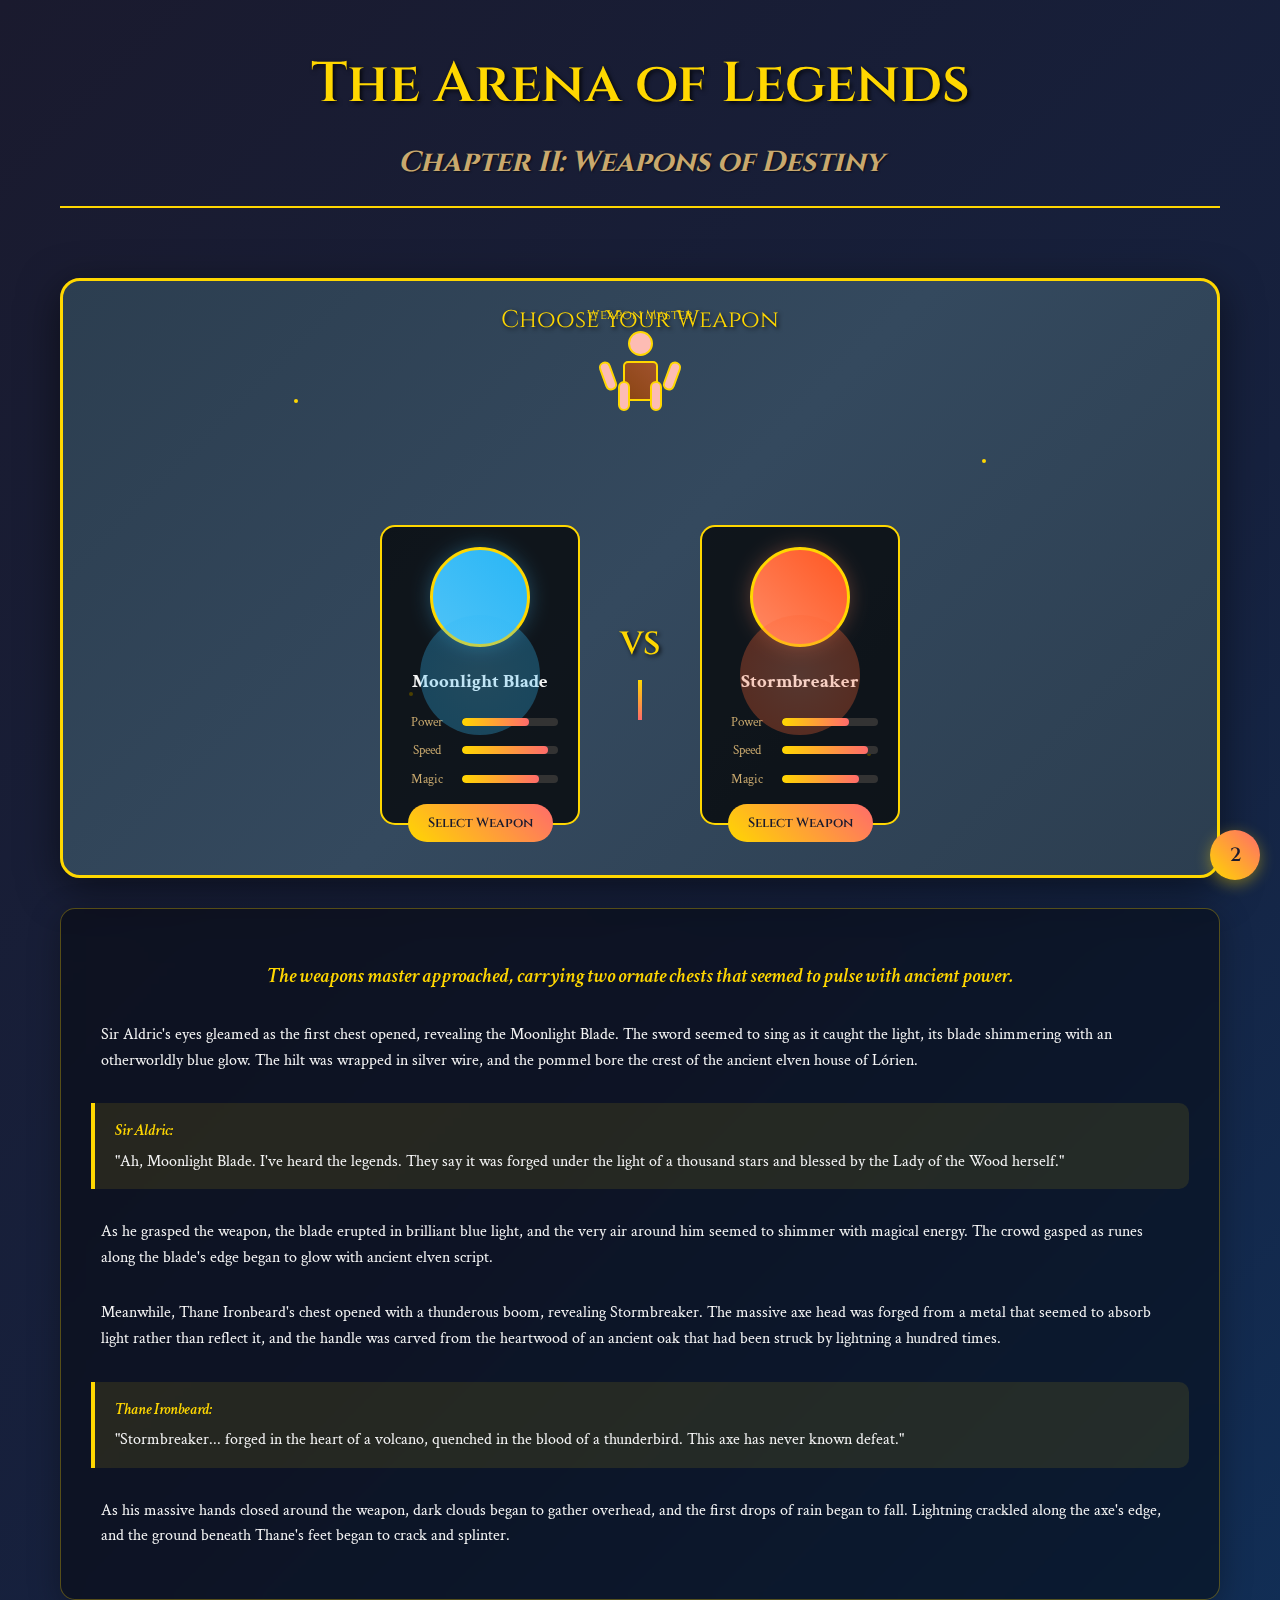
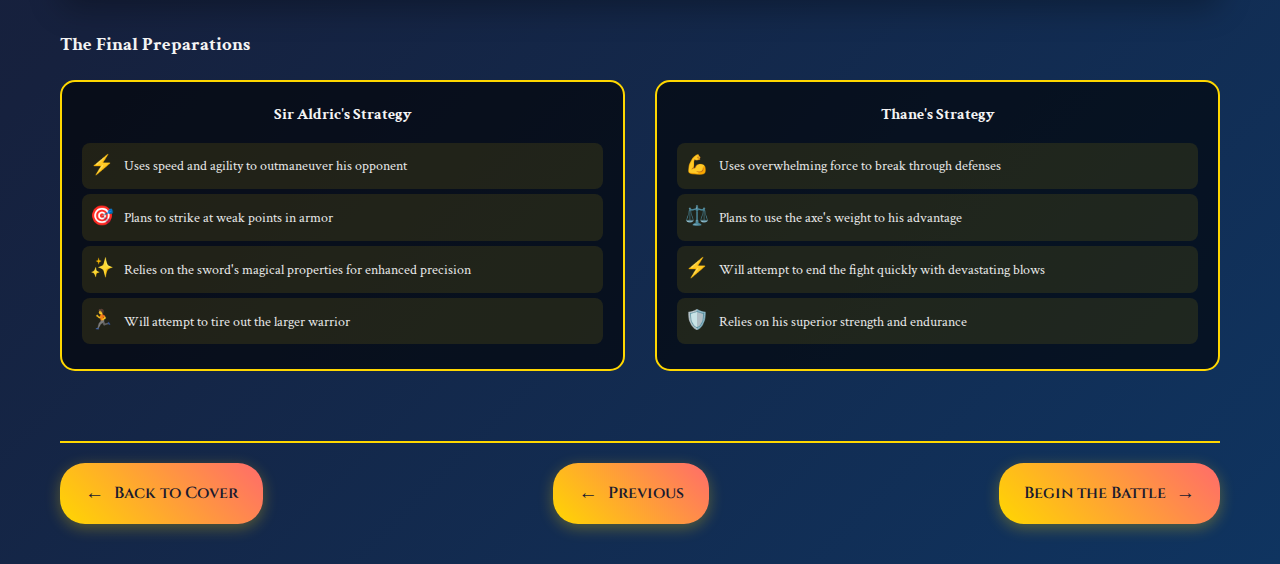
<file: Narrative assignment/page2_interactive.html>
<!DOCTYPE html>
<html lang="en">
<head>
    <meta charset="UTF-8">
    <meta name="viewport" content="width=device-width, initial-scale=1.0">
    <title>The Arena of Legends - Interactive Page 2: Weapons of Destiny</title>
    <link rel="stylesheet" href="style.css">
    <link href="https://fonts.googleapis.com/css2?family=Cinzel:wght@400;600&family=Crimson+Text:ital,wght@0,400;0,600;1,400&display=swap" rel="stylesheet">
</head>
<body>
    <div class="page-container">
        <header class="page-header">
            <h1 class="page-title">The Arena of Legends</h1>
            <h2 class="chapter-title">Chapter II: Weapons of Destiny</h2>
        </header>

        <main class="content">
            <!-- Interactive Weapon Selection Scene -->
            <div class="interactive-scene weapon-scene" id="weapon-scene">
                <div class="scene-title">Choose Your Weapon</div>
                
                <!-- Weapon Master -->
                <div class="weapon-master" id="weapon-master">
                    <div class="master-body">
                        <div class="master-head"></div>
                        <div class="master-torso"></div>
                        <div class="master-arms">
                            <div class="master-arm arm-left"></div>
                            <div class="master-arm arm-right"></div>
                        </div>
                        <div class="master-legs">
                            <div class="master-leg leg-left"></div>
                            <div class="master-leg leg-right"></div>
                        </div>
                    </div>
                    <div class="master-name">Weapon Master</div>
                </div>

                <!-- Interactive Weapon Display -->
                <div class="weapon-selection-area">
                    <div class="weapon-card interactive-weapon-card" id="moonlight-blade" data-weapon="moonlight-blade">
                        <div class="weapon-silhouette sword-silhouette interactive-sword"></div>
                        <div class="weapon-glow sword-glow"></div>
                        <h3>Moonlight Blade</h3>
                        <div class="weapon-stats">
                            <div class="stat-bar">
                                <span class="stat-label">Power</span>
                                <div class="stat-fill power-fill" data-value="7"></div>
                            </div>
                            <div class="stat-bar">
                                <span class="stat-label">Speed</span>
                                <div class="stat-fill speed-fill" data-value="9"></div>
                            </div>
                            <div class="stat-bar">
                                <span class="stat-label">Magic</span>
                                <div class="stat-fill magic-fill" data-value="8"></div>
                            </div>
                        </div>
                        <button class="select-weapon-btn" data-weapon="moonlight-blade">Select Weapon</button>
                    </div>

                    <div class="vs-divider interactive-vs">
                        <div class="vs-text">VS</div>
                        <div class="lightning-bolt interactive-lightning"></div>
                    </div>

                    <div class="weapon-card interactive-weapon-card" id="stormbreaker" data-weapon="stormbreaker">
                        <div class="weapon-silhouette axe-silhouette interactive-axe"></div>
                        <div class="weapon-glow axe-glow"></div>
                        <h3>Stormbreaker</h3>
                        <div class="weapon-stats">
                            <div class="stat-bar">
                                <span class="stat-label">Power</span>
                                <div class="stat-fill power-fill" data-value="10"></div>
                            </div>
                            <div class="stat-bar">
                                <span class="stat-label">Speed</span>
                                <div class="stat-fill speed-fill" data-value="5"></div>
                            </div>
                            <div class="stat-bar">
                                <span class="stat-label">Magic</span>
                                <div class="stat-fill magic-fill" data-value="9"></div>
                            </div>
                        </div>
                        <button class="select-weapon-btn" data-weapon="stormbreaker">Select Weapon</button>
                    </div>
                </div>

                <!-- Interactive Story Elements -->
                <div class="story-elements">
                    <div class="clickable-element magical-effects" id="magical-effects">
                        <div class="spark spark-1"></div>
                        <div class="spark spark-2"></div>
                        <div class="spark spark-3"></div>
                        <div class="spark spark-4"></div>
                    </div>
                </div>
            </div>

            <!-- Interactive Story Text -->
            <div class="story-text interactive-story">
                <p class="opening-line clickable-text" data-reveal="weapon-master">The weapons master approached, carrying two ornate chests that seemed to pulse with ancient power.</p>

                <p class="story-paragraph clickable-text" data-reveal="moonlight-reveal">Sir Aldric's eyes gleamed as the first chest opened, revealing the Moonlight Blade. The sword seemed to sing as it caught the light, its blade shimmering with an otherworldly blue glow. The hilt was wrapped in silver wire, and the pommel bore the crest of the ancient elven house of Lórien.</p>

                <div class="dialogue interactive-dialogue" data-reveal="aldric-dialogue">
                    <p class="speaker">Sir Aldric:</p>
                    <p class="speech">"Ah, Moonlight Blade. I've heard the legends. They say it was forged under the light of a thousand stars and blessed by the Lady of the Wood herself."</p>
                </div>

                <p class="story-paragraph clickable-text" data-reveal="moonlight-magic">As he grasped the weapon, the blade erupted in brilliant blue light, and the very air around him seemed to shimmer with magical energy. The crowd gasped as runes along the blade's edge began to glow with ancient elven script.</p>

                <p class="story-paragraph clickable-text" data-reveal="stormbreaker-reveal">Meanwhile, Thane Ironbeard's chest opened with a thunderous boom, revealing Stormbreaker. The massive axe head was forged from a metal that seemed to absorb light rather than reflect it, and the handle was carved from the heartwood of an ancient oak that had been struck by lightning a hundred times.</p>

                <div class="dialogue interactive-dialogue" data-reveal="thane-dialogue">
                    <p class="speaker">Thane Ironbeard:</p>
                    <p class="speech">"Stormbreaker... forged in the heart of a volcano, quenched in the blood of a thunderbird. This axe has never known defeat."</p>
                </div>

                <p class="story-paragraph clickable-text" data-reveal="storm-magic">As his massive hands closed around the weapon, dark clouds began to gather overhead, and the first drops of rain began to fall. Lightning crackled along the axe's edge, and the ground beneath Thane's feet began to crack and splinter.</p>
            </div>

            <!-- Interactive Battle Preparation -->
            <div class="battle-preparation interactive-preparation">
                <h3>The Final Preparations</h3>
                <div class="preparation-scene">
                    <div class="warrior-prep aldric-prep" id="aldric-prep">
                        <div class="warrior-silhouette aldric-silhouette"></div>
                        <h4>Sir Aldric's Strategy</h4>
                        <div class="strategy-details">
                            <div class="strategy-item" data-strategy="speed">
                                <span class="strategy-icon">⚡</span>
                                <span class="strategy-text">Uses speed and agility to outmaneuver his opponent</span>
                            </div>
                            <div class="strategy-item" data-strategy="precision">
                                <span class="strategy-icon">🎯</span>
                                <span class="strategy-text">Plans to strike at weak points in armor</span>
                            </div>
                            <div class="strategy-item" data-strategy="magic">
                                <span class="strategy-icon">✨</span>
                                <span class="strategy-text">Relies on the sword's magical properties for enhanced precision</span>
                            </div>
                            <div class="strategy-item" data-strategy="endurance">
                                <span class="strategy-icon">🏃</span>
                                <span class="strategy-text">Will attempt to tire out the larger warrior</span>
                            </div>
                        </div>
                    </div>

                    <div class="warrior-prep thane-prep" id="thane-prep">
                        <div class="warrior-silhouette thane-silhouette"></div>
                        <h4>Thane's Strategy</h4>
                        <div class="strategy-details">
                            <div class="strategy-item" data-strategy="power">
                                <span class="strategy-icon">💪</span>
                                <span class="strategy-text">Uses overwhelming force to break through defenses</span>
                            </div>
                            <div class="strategy-item" data-strategy="weight">
                                <span class="strategy-icon">⚖️</span>
                                <span class="strategy-text">Plans to use the axe's weight to his advantage</span>
                            </div>
                            <div class="strategy-item" data-strategy="speed">
                                <span class="strategy-icon">⚡</span>
                                <span class="strategy-text">Will attempt to end the fight quickly with devastating blows</span>
                            </div>
                            <div class="strategy-item" data-strategy="endurance">
                                <span class="strategy-icon">🛡️</span>
                                <span class="strategy-text">Relies on his superior strength and endurance</span>
                            </div>
                        </div>
                    </div>
                </div>
            </div>

            <!-- Interactive Weather Effects -->
            <div class="weather-effects interactive-effects">
                <div class="rain-drops"></div>
                <div class="lightning-flash" id="weather-lightning"></div>
                <div class="wind-gusts"></div>
            </div>
        </main>

        <footer class="page-navigation">
            <a href="cover.html" class="nav-button back-button">
                <span class="button-arrow">←</span>
                <span class="button-text">Back to Cover</span>
            </a>
            <a href="page1.html" class="nav-button prev-button">
                <span class="button-arrow">←</span>
                <span class="button-text">Previous</span>
            </a>
            <a href="page3.html" class="nav-button next-button">
                <span class="button-text">Begin the Battle</span>
                <span class="button-arrow">→</span>
            </a>
        </footer>

        <div class="page-number">2</div>
    </div>

    <!-- Weapon Selection Modal -->
    <div class="modal" id="weapon-modal">
        <div class="modal-content">
            <span class="close">&times;</span>
            <h2 id="weapon-modal-title">Weapon Selected!</h2>
            <div id="weapon-modal-body">
                <p>You have chosen your weapon. The battle approaches!</p>
            </div>
        </div>
    </div>

    <script>
        // Interactive JavaScript for weapon selection
        document.addEventListener('DOMContentLoaded', function() {
            initializeWeaponInteractions();
            initializeStoryReveals();
            initializeStrategyInteractions();
            initializeWeatherEffects();
        });

        function initializeWeaponInteractions() {
            const weaponCards = document.querySelectorAll('.interactive-weapon-card');
            const selectButtons = document.querySelectorAll('.select-weapon-btn');
            const modal = document.getElementById('weapon-modal');
            const closeBtn = document.querySelector('.close');

            // Weapon card hover effects
            weaponCards.forEach(card => {
                card.addEventListener('mouseenter', function() {
                    this.style.transform = 'scale(1.05)';
                    this.style.boxShadow = '0 15px 40px rgba(255, 215, 0, 0.4)';
                    
                    // Animate weapon glow
                    const glow = this.querySelector('.weapon-glow');
                    glow.style.animation = 'weaponPulse 1s ease-in-out infinite';
                });
                
                card.addEventListener('mouseleave', function() {
                    this.style.transform = 'scale(1)';
                    this.style.boxShadow = '0 8px 25px rgba(255, 215, 0, 0.2)';
                    
                    // Stop weapon glow animation
                    const glow = this.querySelector('.weapon-glow');
                    glow.style.animation = '';
                });
            });

            // Weapon selection
            selectButtons.forEach(button => {
                button.addEventListener('click', function(e) {
                    e.stopPropagation();
                    const weapon = this.dataset.weapon;
                    selectWeapon(weapon);
                });
            });

            // Modal close
            closeBtn.addEventListener('click', function() {
                modal.style.display = 'none';
            });

            window.addEventListener('click', function(e) {
                if (e.target === modal) {
                    modal.style.display = 'none';
                }
            });
        }

        function selectWeapon(weapon) {
            const modal = document.getElementById('weapon-modal');
            const modalTitle = document.getElementById('weapon-modal-title');
            const modalBody = document.getElementById('weapon-modal-body');

            // Remove previous selections
            document.querySelectorAll('.weapon-selected').forEach(el => {
                el.classList.remove('weapon-selected');
            });

            // Mark selected weapon
            const selectedCard = document.getElementById(weapon);
            selectedCard.classList.add('weapon-selected');

            if (weapon === 'moonlight-blade') {
                modalTitle.textContent = 'Moonlight Blade Selected!';
                modalBody.innerHTML = `
                    <div class="weapon-detail">
                        <h3>Elven Longsword</h3>
                        <p><strong>Length:</strong> 42 inches</p>
                        <p><strong>Weight:</strong> 2.8 pounds</p>
                        <p><strong>Special Properties:</strong> Glows blue in moonlight, never dulls</p>
                        <p><strong>History:</strong> Forged by the master smith Elrond of Rivendell, this blade has tasted the blood of dragons and orcs alike.</p>
                        <div class="weapon-abilities">
                            <h4>Special Abilities:</h4>
                            <ul>
                                <li>Lightning Strike - Enhanced speed attacks</li>
                                <li>Moonlight Vision - See in darkness</li>
                                <li>Elven Grace - Improved agility</li>
                            </ul>
                        </div>
                    </div>
                `;
            } else if (weapon === 'stormbreaker') {
                modalTitle.textContent = 'Stormbreaker Selected!';
                modalBody.innerHTML = `
                    <div class="weapon-detail">
                        <h3>Dwarven War Axe</h3>
                        <p><strong>Length:</strong> 36 inches (handle), 18 inches (blade)</p>
                        <p><strong>Weight:</strong> 12.5 pounds</p>
                        <p><strong>Special Properties:</strong> Can summon lightning, unbreakable</p>
                        <p><strong>History:</strong> Crafted in the forges of Khazad-dûm, this axe has split mountains and felled giants.</p>
                        <div class="weapon-abilities">
                            <h4>Special Abilities:</h4>
                            <ul>
                                <li>Storm Call - Summon lightning</li>
                                <li>Mountain Splitter - Devastating power attacks</li>
                                <li>Dwarven Endurance - Never breaks</li>
                            </ul>
                        </div>
                    </div>
                `;
            }

            modal.style.display = 'block';

            // Trigger special effects
            triggerWeaponEffects(weapon);
        }

        function triggerWeaponEffects(weapon) {
            if (weapon === 'moonlight-blade') {
                // Blue light effect
                const magicalEffects = document.getElementById('magical-effects');
                magicalEffects.style.background = 'radial-gradient(circle, rgba(79, 195, 247, 0.3), transparent)';
                magicalEffects.style.animation = 'magicalGlow 2s ease-in-out';
            } else if (weapon === 'stormbreaker') {
                // Lightning effect
                const lightning = document.getElementById('weather-lightning');
                lightning.style.display = 'block';
                setTimeout(() => {
                    lightning.style.display = 'none';
                }, 1000);
            }
        }

        function initializeStoryReveals() {
            const clickableTexts = document.querySelectorAll('.clickable-text');
            
            clickableTexts.forEach(text => {
                text.addEventListener('click', function() {
                    this.classList.add('revealed');
                    
                    const revealType = this.dataset.reveal;
                    if (revealType === 'weapon-master') {
                        // Animate weapon master
                        const master = document.getElementById('weapon-master');
                        master.style.animation = 'masterApproach 2s ease-in-out';
                    } else if (revealType === 'moonlight-reveal') {
                        // Highlight moonlight blade
                        const blade = document.getElementById('moonlight-blade');
                        blade.style.animation = 'weaponGlow 2s ease-in-out';
                    } else if (revealType === 'stormbreaker-reveal') {
                        // Highlight stormbreaker
                        const axe = document.getElementById('stormbreaker');
                        axe.style.animation = 'weaponGlow 2s ease-in-out';
                    }
                });
            });
        }

        function initializeStrategyInteractions() {
            const strategyItems = document.querySelectorAll('.strategy-item');
            
            strategyItems.forEach(item => {
                item.addEventListener('click', function() {
                    this.classList.toggle('strategy-active');
                    
                    // Add special effects based on strategy
                    const strategy = this.dataset.strategy;
                    if (strategy === 'speed') {
                        this.style.animation = 'speedEffect 1s ease-in-out';
                    } else if (strategy === 'power') {
                        this.style.animation = 'powerEffect 1s ease-in-out';
                    }
                });
            });
        }

        function initializeWeatherEffects() {
            // Random weather effects
            setInterval(() => {
                const lightning = document.getElementById('weather-lightning');
                if (Math.random() < 0.1) { // 10% chance every interval
                    lightning.style.display = 'block';
                    setTimeout(() => {
                        lightning.style.display = 'none';
                    }, 500);
                }
            }, 3000);
        }
    </script>

    <style>
        /* Additional styles for weapon selection */
        .weapon-scene {
            height: 600px;
        }

        .weapon-master {
            position: absolute;
            top: 50px;
            left: 50%;
            transform: translateX(-50%);
            z-index: 10;
        }

        .master-body {
            position: relative;
            width: 60px;
            height: 80px;
        }

        .master-head {
            width: 25px;
            height: 25px;
            background: #fdbcb4;
            border-radius: 50%;
            margin: 0 auto 5px;
            border: 2px solid #ffd700;
        }

        .master-torso {
            width: 35px;
            height: 40px;
            background: linear-gradient(45deg, #8b4513, #a0522d);
            margin: 0 auto 5px;
            border-radius: 5px;
            border: 2px solid #ffd700;
        }

        .master-arms, .master-legs {
            position: absolute;
            width: 100%;
        }

        .master-arms {
            top: 30px;
            height: 20px;
        }

        .master-legs {
            bottom: 0;
            height: 30px;
        }

        .master-arm, .master-leg {
            position: absolute;
            width: 12px;
            height: 30px;
            background: #fdbcb4;
            border-radius: 8px;
            border: 2px solid #ffd700;
        }

        .master-arm.arm-left { left: -8px; }
        .master-arm.arm-right { right: -8px; }
        .master-leg.leg-left { left: 8px; }
        .master-leg.leg-right { right: 8px; }

        .master-name {
            position: absolute;
            top: -25px;
            left: 50%;
            transform: translateX(-50%);
            font-family: 'Cinzel', serif;
            font-size: 0.8rem;
            color: #ffd700;
            white-space: nowrap;
        }

        .weapon-selection-area {
            position: absolute;
            bottom: 50px;
            left: 50%;
            transform: translateX(-50%);
            display: flex;
            align-items: center;
            gap: 40px;
            z-index: 5;
        }

        .interactive-weapon-card {
            position: relative;
            width: 200px;
            height: 300px;
            background: rgba(0, 0, 0, 0.7);
            border: 2px solid #ffd700;
            border-radius: 15px;
            padding: 20px;
            text-align: center;
            cursor: pointer;
            transition: all 0.3s ease;
        }

        .weapon-glow {
            position: absolute;
            top: 50%;
            left: 50%;
            transform: translate(-50%, -50%);
            width: 120px;
            height: 120px;
            border-radius: 50%;
            opacity: 0.3;
        }

        .sword-glow {
            background: radial-gradient(circle, #4fc3f7, #29b6f6);
        }

        .axe-glow {
            background: radial-gradient(circle, #ff8a65, #ff5722);
        }

        .weapon-stats {
            margin: 15px 0;
        }

        .stat-bar {
            display: flex;
            align-items: center;
            margin: 8px 0;
        }

        .stat-label {
            width: 50px;
            font-size: 0.8rem;
            color: #c9a96e;
        }

        .stat-fill {
            flex: 1;
            height: 8px;
            background: #333;
            border-radius: 4px;
            margin-left: 10px;
            position: relative;
            overflow: hidden;
        }

        .stat-fill::after {
            content: '';
            position: absolute;
            top: 0;
            left: 0;
            height: 100%;
            background: linear-gradient(90deg, #ffd700, #ff6b6b);
            border-radius: 4px;
            transition: width 1s ease-in-out;
        }

        .power-fill::after { width: 70%; }
        .speed-fill::after { width: 90%; }
        .magic-fill::after { width: 80%; }

        .select-weapon-btn {
            padding: 10px 20px;
            background: linear-gradient(45deg, #ffd700, #ff6b6b);
            color: #1a1a2e;
            border: none;
            border-radius: 20px;
            font-family: 'Cinzel', serif;
            font-weight: 600;
            cursor: pointer;
            transition: all 0.3s ease;
        }

        .select-weapon-btn:hover {
            transform: scale(1.1);
            box-shadow: 0 5px 15px rgba(255, 215, 0, 0.4);
        }

        .weapon-selected {
            border-color: #ff6b6b;
            box-shadow: 0 0 30px rgba(255, 107, 107, 0.5);
        }

        .interactive-preparation {
            margin: 30px 0;
        }

        .preparation-scene {
            display: grid;
            grid-template-columns: 1fr 1fr;
            gap: 30px;
            margin: 20px 0;
        }

        .warrior-prep {
            background: rgba(0, 0, 0, 0.6);
            padding: 20px;
            border-radius: 15px;
            border: 2px solid #ffd700;
            text-align: center;
        }

        .strategy-details {
            margin-top: 15px;
        }

        .strategy-item {
            display: flex;
            align-items: center;
            padding: 8px;
            margin: 5px 0;
            background: rgba(255, 215, 0, 0.1);
            border-radius: 8px;
            cursor: pointer;
            transition: all 0.3s ease;
        }

        .strategy-item:hover {
            background: rgba(255, 215, 0, 0.2);
            transform: translateX(5px);
        }

        .strategy-item.strategy-active {
            background: rgba(255, 215, 0, 0.3);
            border-left: 4px solid #ffd700;
        }

        .strategy-icon {
            font-size: 1.2rem;
            margin-right: 10px;
        }

        .strategy-text {
            font-size: 0.9rem;
            color: #e8e8e8;
        }

        .magical-effects {
            position: absolute;
            top: 0;
            left: 0;
            width: 100%;
            height: 100%;
            pointer-events: none;
            z-index: 1;
        }

        .spark {
            position: absolute;
            width: 4px;
            height: 4px;
            background: #ffd700;
            border-radius: 50%;
            animation: sparkle 2s ease-in-out infinite;
        }

        .spark-1 { top: 20%; left: 20%; animation-delay: 0s; }
        .spark-2 { top: 30%; right: 20%; animation-delay: 0.5s; }
        .spark-3 { bottom: 30%; left: 30%; animation-delay: 1s; }
        .spark-4 { bottom: 20%; right: 30%; animation-delay: 1.5s; }

        /* Animations */
        @keyframes masterApproach {
            0% { transform: translateX(-50%) translateY(-20px); opacity: 0; }
            100% { transform: translateX(-50%) translateY(0); opacity: 1; }
        }

        @keyframes weaponPulse {
            0%, 100% { transform: translate(-50%, -50%) scale(1); opacity: 0.3; }
            50% { transform: translate(-50%, -50%) scale(1.2); opacity: 0.6; }
        }

        @keyframes weaponGlow {
            0%, 100% { box-shadow: 0 0 20px rgba(255, 215, 0, 0.3); }
            50% { box-shadow: 0 0 40px rgba(255, 215, 0, 0.8); }
        }

        @keyframes magicalGlow {
            0%, 100% { opacity: 0.3; }
            50% { opacity: 0.8; }
        }

        @keyframes sparkle {
            0%, 100% { opacity: 0; transform: scale(0.5); }
            50% { opacity: 1; transform: scale(1); }
        }

        @keyframes speedEffect {
            0%, 100% { transform: translateX(0); }
            50% { transform: translateX(10px); }
        }

        @keyframes powerEffect {
            0%, 100% { transform: scale(1); }
            50% { transform: scale(1.05); }
        }

        /* Responsive Design */
        @media (max-width: 768px) {
            .weapon-selection-area {
                flex-direction: column;
                gap: 20px;
            }
            
            .preparation-scene {
                grid-template-columns: 1fr;
            }
            
            .interactive-weapon-card {
                width: 150px;
                height: 250px;
            }
        }
    </style>
</body>
</html>
</file>
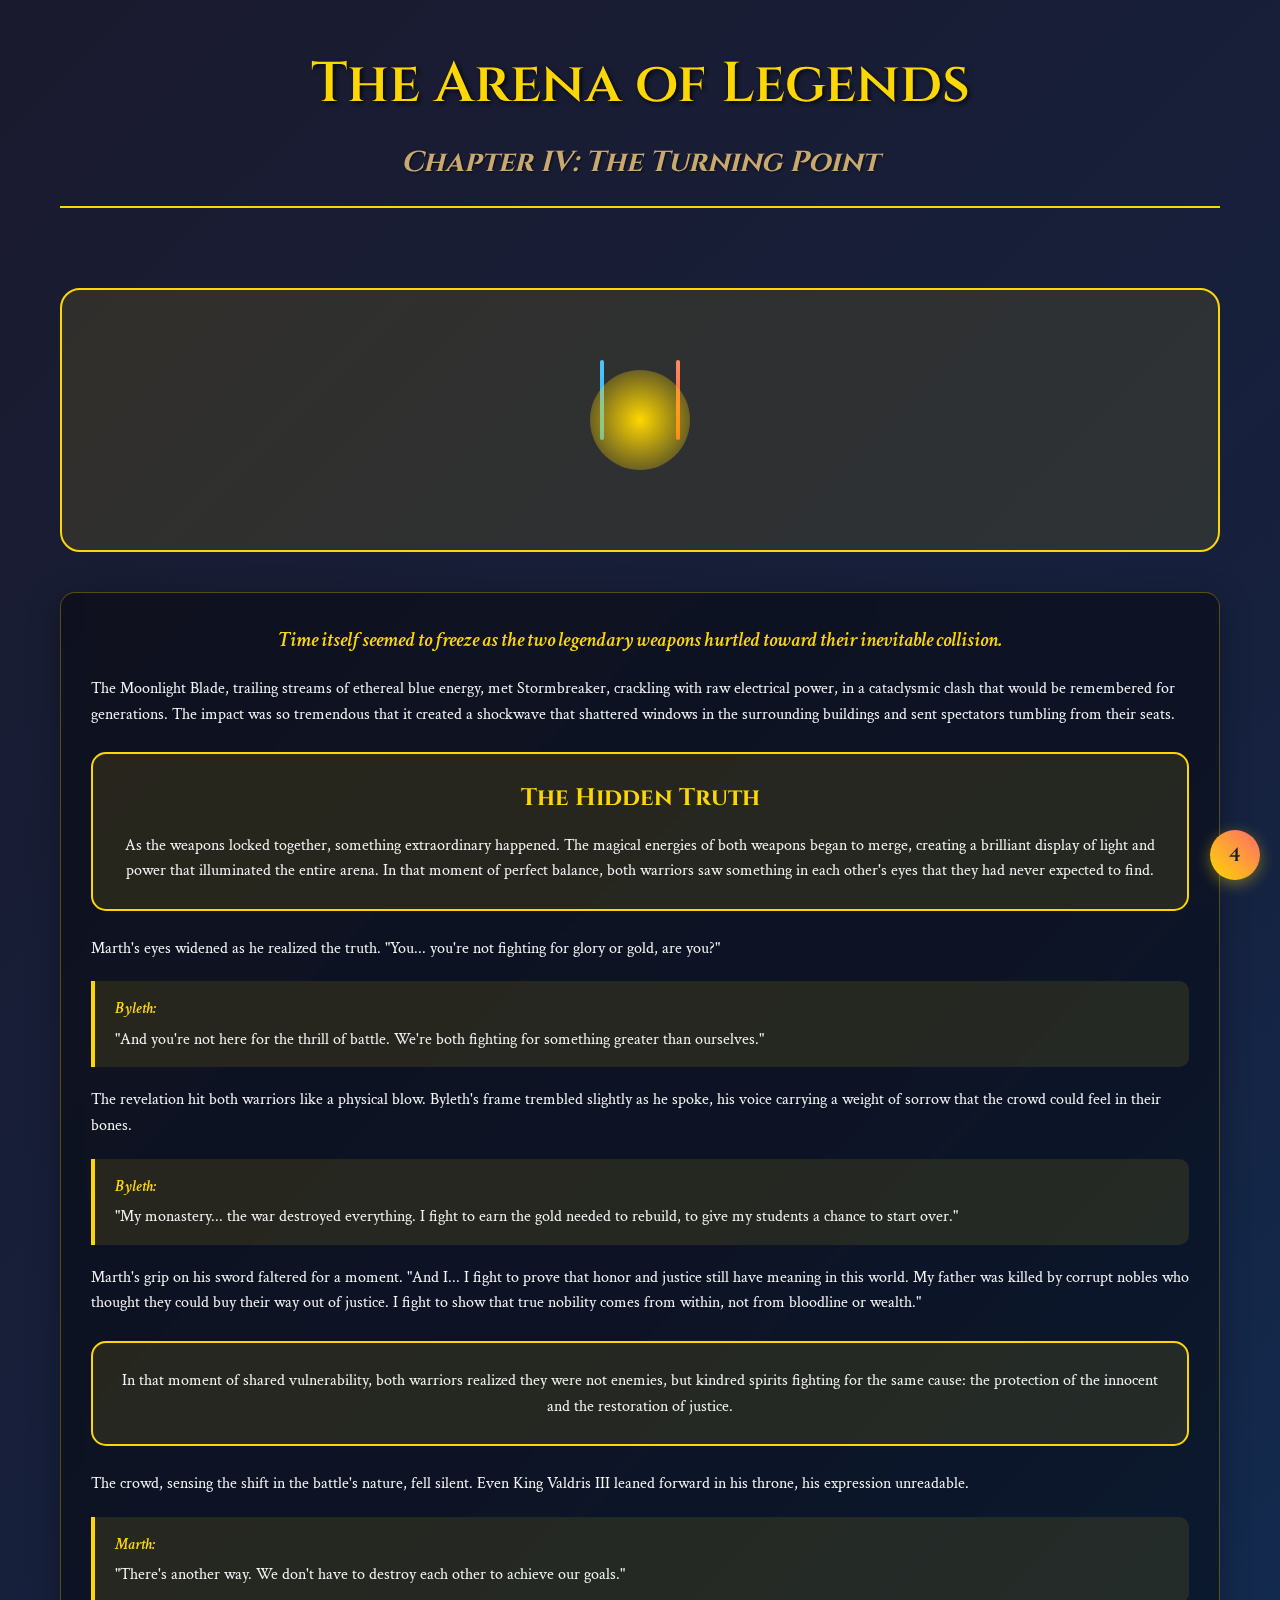
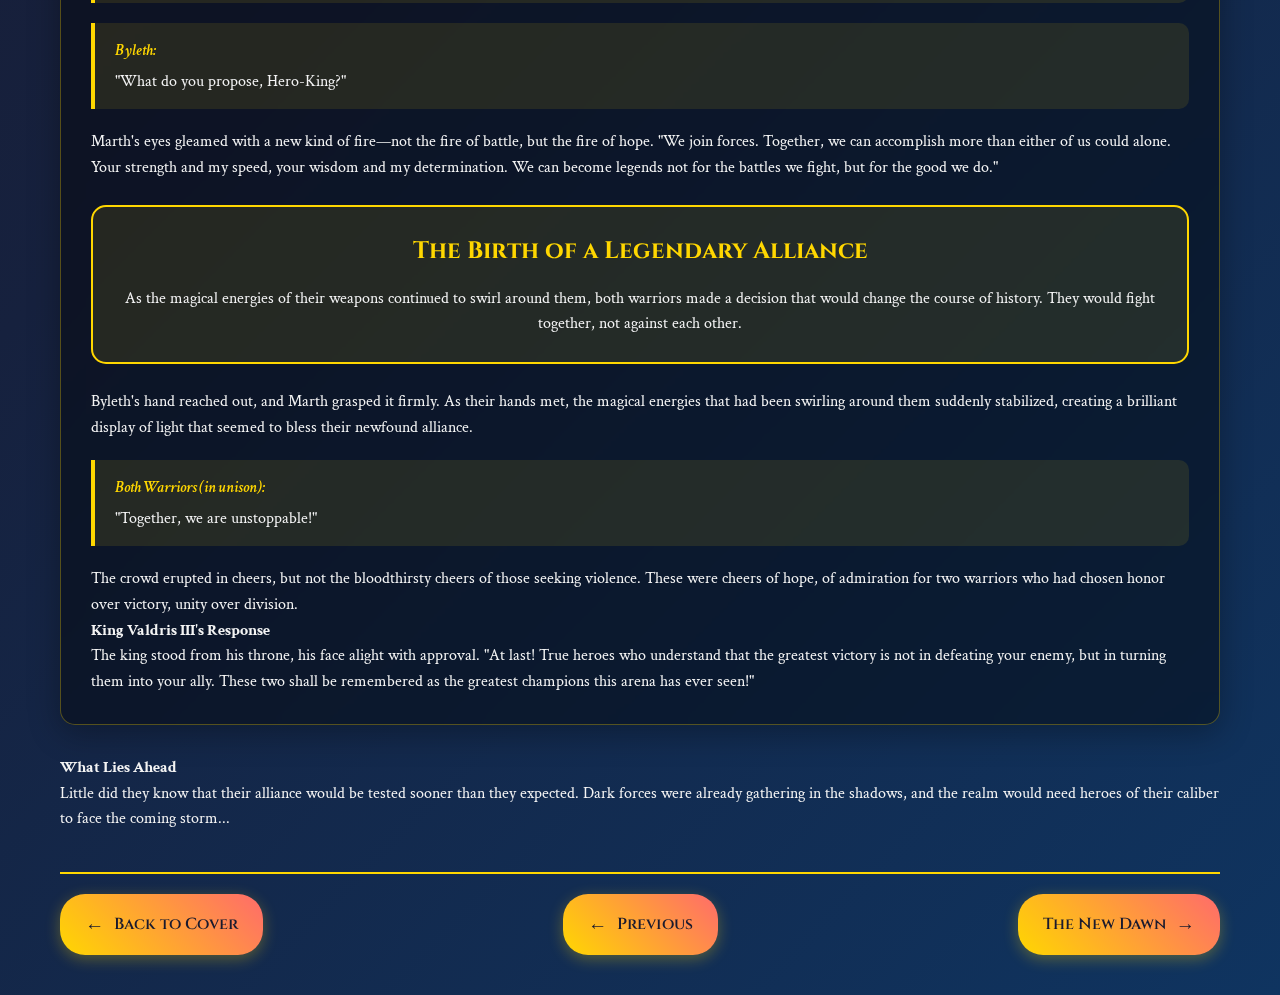
<file: Narrative assignment/page4.html>
<!DOCTYPE html>
<html lang="en">
<head>
    <meta charset="UTF-8">
    <meta name="viewport" content="width=device-width, initial-scale=1.0">
    <title>The Arena of Legends - Page 4: The Turning Point</title>
    <link rel="stylesheet" href="style.css">
    <link href="https://fonts.googleapis.com/css2?family=Cinzel:wght@400;600&family=Crimson+Text:ital,wght@0,400;0,600;1,400&display=swap" rel="stylesheet">
</head>
<body>
    <div class="page-container">
        <header class="page-header">
            <h1 class="page-title">The Arena of Legends</h1>
            <h2 class="chapter-title">Chapter IV: The Turning Point</h2>
        </header>

        <main class="content">
            <div class="climax-scene">
                <div class="dramatic-moment">
                    <div class="weapon-collision">
                        <div class="sword-trail"></div>
                        <div class="axe-trail"></div>
                        <div class="impact-explosion"></div>
                    </div>
                </div>
            </div>

            <div class="story-text">
                <p class="opening-line">Time itself seemed to freeze as the two legendary weapons hurtled toward their inevitable collision.</p>

                <p>The Moonlight Blade, trailing streams of ethereal blue energy, met Stormbreaker, crackling with raw electrical power, in a cataclysmic clash that would be remembered for generations. The impact was so tremendous that it created a shockwave that shattered windows in the surrounding buildings and sent spectators tumbling from their seats.</p>

                <div class="dramatic-reveal">
                    <div class="revelation-text">
                        <h3>The Hidden Truth</h3>
                        <p>As the weapons locked together, something extraordinary happened. The magical energies of both weapons began to merge, creating a brilliant display of light and power that illuminated the entire arena. In that moment of perfect balance, both warriors saw something in each other's eyes that they had never expected to find.</p>
                    </div>
                </div>

                <p>Marth's eyes widened as he realized the truth. "You... you're not fighting for glory or gold, are you?"</p>

                <div class="dialogue">
                    <p class="speaker">Byleth:</p>
                    <p class="speech">"And you're not here for the thrill of battle. We're both fighting for something greater than ourselves."</p>
                </div>

                <p>The revelation hit both warriors like a physical blow. Byleth's frame trembled slightly as he spoke, his voice carrying a weight of sorrow that the crowd could feel in their bones.</p>

                <div class="dialogue">
                    <p class="speaker">Byleth:</p>
                    <p class="speech">"My monastery... the war destroyed everything. I fight to earn the gold needed to rebuild, to give my students a chance to start over."</p>
                </div>

                <p>Marth's grip on his sword faltered for a moment. "And I... I fight to prove that honor and justice still have meaning in this world. My father was killed by corrupt nobles who thought they could buy their way out of justice. I fight to show that true nobility comes from within, not from bloodline or wealth."</p>

                <div class="emotional-moment">
                    <div class="understanding-glow">
                        <p>In that moment of shared vulnerability, both warriors realized they were not enemies, but kindred spirits fighting for the same cause: the protection of the innocent and the restoration of justice.</p>
                    </div>
                </div>

                <p>The crowd, sensing the shift in the battle's nature, fell silent. Even King Valdris III leaned forward in his throne, his expression unreadable.</p>

                <div class="dialogue">
                    <p class="speaker">Marth:</p>
                    <p class="speech">"There's another way. We don't have to destroy each other to achieve our goals."</p>
                </div>

                <div class="dialogue">
                    <p class="speaker">Byleth:</p>
                    <p class="speech">"What do you propose, Hero-King?"</p>
                </div>

                <p>Marth's eyes gleamed with a new kind of fire—not the fire of battle, but the fire of hope. "We join forces. Together, we can accomplish more than either of us could alone. Your strength and my speed, your wisdom and my determination. We can become legends not for the battles we fight, but for the good we do."</p>

                <div class="turning-point">
                    <div class="alliance-formation">
                        <h3>The Birth of a Legendary Alliance</h3>
                        <p>As the magical energies of their weapons continued to swirl around them, both warriors made a decision that would change the course of history. They would fight together, not against each other.</p>
                    </div>
                </div>

                <p>Byleth's hand reached out, and Marth grasped it firmly. As their hands met, the magical energies that had been swirling around them suddenly stabilized, creating a brilliant display of light that seemed to bless their newfound alliance.</p>

                <div class="dialogue">
                    <p class="speaker">Both Warriors (in unison):</p>
                    <p class="speech">"Together, we are unstoppable!"</p>
                </div>

                <p>The crowd erupted in cheers, but not the bloodthirsty cheers of those seeking violence. These were cheers of hope, of admiration for two warriors who had chosen honor over victory, unity over division.</p>

                <div class="royal-reaction">
                    <div class="king-response">
                        <h4>King Valdris III's Response</h4>
                        <p>The king stood from his throne, his face alight with approval. "At last! True heroes who understand that the greatest victory is not in defeating your enemy, but in turning them into your ally. These two shall be remembered as the greatest champions this arena has ever seen!"</p>
                    </div>
                </div>
            </div>

            <div class="alliance-effects">
                <div class="unified-energy"></div>
                <div class="harmony-waves"></div>
                <div class="blessing-light"></div>
            </div>

            <div class="foreshadowing">
                <div class="future-hint">
                    <h4>What Lies Ahead</h4>
                    <p>Little did they know that their alliance would be tested sooner than they expected. Dark forces were already gathering in the shadows, and the realm would need heroes of their caliber to face the coming storm...</p>
                </div>
            </div>
        </main>

        <footer class="page-navigation">
            <a href="cover.html" class="nav-button back-button">
                <span class="button-arrow">←</span>
                <span class="button-text">Back to Cover</span>
            </a>
            <a href="page3.html" class="nav-button prev-button">
                <span class="button-arrow">←</span>
                <span class="button-text">Previous</span>
            </a>
            <a href="page5.html" class="nav-button next-button">
                <span class="button-text">The New Dawn</span>
                <span class="button-arrow">→</span>
            </a>
        </footer>

        <div class="page-number">4</div>
    </div>

</body>
</html>
</file>
<file: Narrative assignment/style.css>
/* The Arena of Legends - Comprehensive CSS Styling */

/* Import Google Fonts */
@import url('https://fonts.googleapis.com/css2?family=Cinzel:wght@400;600&family=Crimson+Text:ital,wght@0,400;0,600;1,400&display=swap');

/* Reset and Base Styles */
* {
    margin: 0;
    padding: 0;
    box-sizing: border-box;
}

body {
    font-family: 'Crimson Text', serif;
    background: linear-gradient(135deg, #1a1a2e 0%, #16213e 50%, #0f3460 100%);
    color: #f4f4f4;
    line-height: 1.6;
    overflow-x: hidden;
    min-height: 100vh;
}

/* Page Container */
.page-container {
    max-width: 1200px;
    margin: 0 auto;
    padding: 20px;
    position: relative;
    min-height: 100vh;
    display: flex;
    flex-direction: column;
}

/* Header Styles */
.page-header {
    text-align: center;
    margin-bottom: 40px;
    padding: 20px 0;
    border-bottom: 2px solid #ffd700;
    position: relative;
}

.page-title {
    font-family: 'Cinzel', serif;
    font-size: 3.5rem;
    font-weight: 600;
    color: #ffd700;
    text-shadow: 2px 2px 4px rgba(0, 0, 0, 0.8);
    margin-bottom: 10px;
    animation: titleGlow 3s ease-in-out infinite alternate;
}

.chapter-title {
    font-family: 'Cinzel', serif;
    font-size: 1.8rem;
    color: #c9a96e;
    font-style: italic;
    text-shadow: 1px 1px 2px rgba(0, 0, 0, 0.6);
}

@keyframes titleGlow {
    0% { text-shadow: 2px 2px 4px rgba(0, 0, 0, 0.8), 0 0 10px rgba(255, 215, 0, 0.3); }
    100% { text-shadow: 2px 2px 4px rgba(0, 0, 0, 0.8), 0 0 20px rgba(255, 215, 0, 0.6); }
}

/* Content Styles */
.content {
    flex: 1;
    position: relative;
}

.story-section {
    margin-bottom: 30px;
}

.scene-image {
    margin-bottom: 20px;
    text-align: center;
}

.scene-image img {
    display: block;
    margin: 0 auto;
}

.story-text {
    background: rgba(0, 0, 0, 0.4);
    padding: 30px;
    border-radius: 15px;
    border: 1px solid rgba(255, 215, 0, 0.3);
    margin-bottom: 30px;
    backdrop-filter: blur(10px);
    box-shadow: 0 8px 32px rgba(0, 0, 0, 0.3);
}

.opening-line {
    font-size: 1.3rem;
    font-weight: 600;
    color: #ffd700;
    margin-bottom: 20px;
    text-align: center;
    font-style: italic;
}

.character-name {
    color: #ff6b6b;
    font-weight: 600;
    text-shadow: 1px 1px 2px rgba(0, 0, 0, 0.5);
}

/* Dialogue Styles */
.dialogue {
    background: rgba(255, 215, 0, 0.1);
    border-left: 4px solid #ffd700;
    padding: 15px 20px;
    margin: 20px 0;
    border-radius: 0 10px 10px 0;
    font-style: italic;
}

.speaker {
    font-weight: 600;
    color: #ffd700;
    margin-bottom: 5px;
}

.speech {
    color: #f4f4f4;
    font-style: normal;
}

/* Character Profiles */
.character-profiles {
    display: grid;
    grid-template-columns: repeat(auto-fit, minmax(300px, 1fr));
    gap: 20px;
    margin: 30px 0;
}

.character-card {
    background: rgba(0, 0, 0, 0.6);
    border: 2px solid #ffd700;
    border-radius: 15px;
    padding: 20px;
    text-align: center;
    transition: transform 0.3s ease, box-shadow 0.3s ease;
}

.character-card:hover {
    transform: translateY(-5px);
    box-shadow: 0 10px 30px rgba(255, 215, 0, 0.3);
}

.character-card h3 {
    font-family: 'Cinzel', serif;
    color: #ffd700;
    font-size: 1.5rem;
    margin-bottom: 15px;
}

.character-stats p {
    margin: 8px 0;
    color: #c9a96e;
}

/* Weapon Display */
.weapon-selection {
    margin: 30px 0;
}

.weapon-display {
    display: grid;
    grid-template-columns: 1fr auto 1fr;
    gap: 30px;
    align-items: center;
    margin: 40px 0;
}

.weapon-card {
    background: rgba(0, 0, 0, 0.7);
    border: 2px solid #ffd700;
    border-radius: 20px;
    padding: 25px;
    text-align: center;
    transition: all 0.3s ease;
}

.weapon-card:hover {
    transform: scale(1.05);
    box-shadow: 0 15px 40px rgba(255, 215, 0, 0.4);
}

.weapon-image {
    width: 100px;
    height: 100px;
    margin: 0 auto 20px;
    border-radius: 50%;
    position: relative;
}

.sword-glow {
    background: radial-gradient(circle, #4fc3f7 0%, #29b6f6 50%, #0277bd 100%);
    animation: swordPulse 2s ease-in-out infinite alternate;
}

.axe-glow {
    background: radial-gradient(circle, #ff8a65 0%, #ff5722 50%, #d84315 100%);
    animation: axePulse 2s ease-in-out infinite alternate;
}

@keyframes swordPulse {
    0% { box-shadow: 0 0 20px rgba(79, 195, 247, 0.5); }
    100% { box-shadow: 0 0 40px rgba(79, 195, 247, 0.8); }
}

@keyframes axePulse {
    0% { box-shadow: 0 0 20px rgba(255, 138, 101, 0.5); }
    100% { box-shadow: 0 0 40px rgba(255, 138, 101, 0.8); }
}

.vs-divider {
    text-align: center;
    position: relative;
}

.vs-text {
    font-family: 'Cinzel', serif;
    font-size: 2rem;
    font-weight: 600;
    color: #ffd700;
    text-shadow: 2px 2px 4px rgba(0, 0, 0, 0.8);
}

.lightning-bolt {
    width: 4px;
    height: 40px;
    background: linear-gradient(to bottom, #ffd700, #ff6b6b);
    margin: 10px auto;
    animation: lightning 1s ease-in-out infinite;
}

@keyframes lightning {
    0%, 100% { opacity: 0.3; }
    50% { opacity: 1; }
}

/* Battle Scene */
.battle-scene {
    margin: 40px 0;
    padding: 30px;
    background: rgba(0, 0, 0, 0.5);
    border-radius: 20px;
    border: 2px solid #ff6b6b;
}

.combatants {
    display: grid;
    grid-template-columns: 1fr auto 1fr;
    gap: 30px;
    align-items: center;
    margin: 30px 0;
}

.fighter {
    text-align: center;
}

.fighter-silhouette {
    width: 120px;
    height: 150px;
    margin: 0 auto 20px;
    border-radius: 10px;
    position: relative;
}

.sword-wielder {
    background: linear-gradient(45deg, #4fc3f7, #29b6f6);
    animation: swordDance 3s ease-in-out infinite;
}

.axe-wielder {
    background: linear-gradient(45deg, #ff8a65, #ff5722);
    animation: axeSwing 3s ease-in-out infinite;
}

@keyframes swordDance {
    0%, 100% { transform: translateX(0) rotate(0deg); }
    50% { transform: translateX(10px) rotate(5deg); }
}

@keyframes axeSwing {
    0%, 100% { transform: translateX(0) rotate(0deg); }
    50% { transform: translateX(-10px) rotate(-5deg); }
}

.health-bar {
    background: rgba(0, 0, 0, 0.7);
    border: 2px solid #ffd700;
    border-radius: 10px;
    padding: 10px;
    margin-top: 15px;
}

.health-fill {
    height: 20px;
    background: linear-gradient(90deg, #4caf50, #8bc34a);
    border-radius: 5px;
    width: 100%;
    animation: healthPulse 2s ease-in-out infinite;
}

@keyframes healthPulse {
    0%, 100% { opacity: 0.8; }
    50% { opacity: 1; }
}

.health-text {
    color: #ffd700;
    font-weight: 600;
    font-size: 0.9rem;
}

/* Action Sequences */
.action-sequence {
    background: rgba(255, 107, 107, 0.1);
    border: 2px solid #ff6b6b;
    border-radius: 15px;
    padding: 20px;
    margin: 20px 0;
    text-align: center;
}

.move-description h4 {
    color: #ff6b6b;
    font-family: 'Cinzel', serif;
    margin-bottom: 10px;
}

/* Special Effects */
.impact-zone {
    width: 100px;
    height: 100px;
    border-radius: 50%;
    background: radial-gradient(circle, #ffd700, #ff6b6b);
    position: relative;
    animation: impactPulse 1s ease-in-out infinite;
}

@keyframes impactPulse {
    0% { transform: scale(1); opacity: 0.8; }
    50% { transform: scale(1.2); opacity: 1; }
    100% { transform: scale(1); opacity: 0.8; }
}

.spark-effects {
    position: absolute;
    width: 100%;
    height: 100%;
    background: radial-gradient(circle, transparent 30%, #ffd700 70%);
    border-radius: 50%;
    animation: sparkle 0.5s ease-in-out infinite;
}

@keyframes sparkle {
    0%, 100% { opacity: 0; }
    50% { opacity: 1; }
}

/* Climax and Turning Point */
.climax-scene {
    text-align: center;
    margin: 40px 0;
    padding: 30px;
    background: rgba(255, 215, 0, 0.1);
    border-radius: 20px;
    border: 2px solid #ffd700;
}

.dramatic-moment {
    position: relative;
    height: 200px;
    display: flex;
    align-items: center;
    justify-content: center;
}

.weapon-collision {
    position: relative;
    width: 200px;
    height: 200px;
}

.sword-trail, .axe-trail {
    position: absolute;
    width: 4px;
    height: 80px;
    border-radius: 2px;
}

.sword-trail {
    background: linear-gradient(to bottom, #4fc3f7, #29b6f6);
    left: 30%;
    top: 20%;
    animation: swordStrike 2s ease-in-out infinite;
}

.axe-trail {
    background: linear-gradient(to bottom, #ff8a65, #ff5722);
    right: 30%;
    top: 20%;
    animation: axeStrike 2s ease-in-out infinite;
}

@keyframes swordStrike {
    0% { transform: translateX(-50px) rotate(-45deg); }
    50% { transform: translateX(0) rotate(0deg); }
    100% { transform: translateX(-50px) rotate(-45deg); }
}

@keyframes axeStrike {
    0% { transform: translateX(50px) rotate(45deg); }
    50% { transform: translateX(0) rotate(0deg); }
    100% { transform: translateX(50px) rotate(45deg); }
}

.impact-explosion {
    position: absolute;
    top: 50%;
    left: 50%;
    transform: translate(-50%, -50%);
    width: 100px;
    height: 100px;
    background: radial-gradient(circle, #ffd700, transparent);
    border-radius: 50%;
    animation: explosion 1s ease-in-out infinite;
}

@keyframes explosion {
    0% { transform: translate(-50%, -50%) scale(0.5); opacity: 1; }
    100% { transform: translate(-50%, -50%) scale(2); opacity: 0; }
}

/* Resolution Scene */
.resolution-scene {
    text-align: center;
    margin: 40px 0;
    padding: 30px;
    background: rgba(76, 175, 80, 0.1);
    border-radius: 20px;
    border: 2px solid #4caf50;
}

.heroes-together {
    position: relative;
    height: 200px;
    display: flex;
    align-items: center;
    justify-content: center;
}

.unified-silhouettes {
    display: flex;
    gap: 20px;
    align-items: center;
}

.aldric-hero, .thane-hero {
    width: 80px;
    height: 120px;
    border-radius: 10px;
    position: relative;
}

.aldric-hero {
    background: linear-gradient(45deg, #4fc3f7, #29b6f6);
    animation: heroGlow 3s ease-in-out infinite;
}

.thane-hero {
    background: linear-gradient(45deg, #ff8a65, #ff5722);
    animation: heroGlow 3s ease-in-out infinite 0.5s;
}

@keyframes heroGlow {
    0%, 100% { box-shadow: 0 0 20px rgba(255, 215, 0, 0.3); }
    50% { box-shadow: 0 0 40px rgba(255, 215, 0, 0.6); }
}

.alliance-symbol {
    width: 60px;
    height: 60px;
    background: radial-gradient(circle, #ffd700, #ff6b6b);
    border-radius: 50%;
    animation: symbolRotate 4s linear infinite;
}

@keyframes symbolRotate {
    0% { transform: rotate(0deg); }
    100% { transform: rotate(360deg); }
}

/* Special Text Effects */
.dramatic-reveal, .emotional-moment, .turning-point, .new-beginning {
    background: rgba(255, 215, 0, 0.1);
    border: 2px solid #ffd700;
    border-radius: 15px;
    padding: 25px;
    margin: 25px 0;
    text-align: center;
    animation: revealGlow 3s ease-in-out infinite;
}

@keyframes revealGlow {
    0%, 100% { box-shadow: 0 0 20px rgba(255, 215, 0, 0.2); }
    50% { box-shadow: 0 0 40px rgba(255, 215, 0, 0.4); }
}

.revelation-text h3, .understanding-glow h3, .alliance-formation h3, .adventure-call h3 {
    color: #ffd700;
    font-family: 'Cinzel', serif;
    margin-bottom: 15px;
    font-size: 1.5rem;
}

/* Battle Statistics */
.battle-stats {
    background: rgba(0, 0, 0, 0.6);
    border: 2px solid #ff6b6b;
    border-radius: 15px;
    padding: 20px;
    margin: 30px 0;
}

.stat-tracker h4 {
    color: #ff6b6b;
    font-family: 'Cinzel', serif;
    text-align: center;
    margin-bottom: 20px;
}

.stats-grid {
    display: grid;
    grid-template-columns: repeat(auto-fit, minmax(200px, 1fr));
    gap: 15px;
}

.stat-item {
    display: flex;
    justify-content: space-between;
    padding: 10px;
    background: rgba(255, 107, 107, 0.1);
    border-radius: 8px;
}

.stat-label {
    color: #c9a96e;
}

.stat-value {
    color: #ffd700;
    font-weight: 600;
}

/* Navigation */
.page-navigation {
    display: flex;
    justify-content: space-between;
    margin-top: 40px;
    padding: 20px 0;
    border-top: 2px solid #ffd700;
}

.nav-button {
    display: flex;
    align-items: center;
    gap: 10px;
    padding: 15px 25px;
    background: linear-gradient(45deg, #ffd700, #ff6b6b);
    color: #1a1a2e;
    text-decoration: none;
    border-radius: 25px;
    font-weight: 600;
    font-family: 'Cinzel', serif;
    transition: all 0.3s ease;
    box-shadow: 0 4px 15px rgba(255, 215, 0, 0.3);
}

.nav-button:hover {
    transform: translateY(-3px);
    box-shadow: 0 8px 25px rgba(255, 215, 0, 0.5);
    background: linear-gradient(45deg, #ff6b6b, #ffd700);
}

.button-arrow {
    font-size: 1.2rem;
    transition: transform 0.3s ease;
}

.nav-button:hover .button-arrow {
    transform: scale(1.2);
}

/* Page Number */
.page-number {
    position: fixed;
    bottom: 20px;
    right: 20px;
    width: 50px;
    height: 50px;
    background: linear-gradient(45deg, #ffd700, #ff6b6b);
    color: #1a1a2e;
    border-radius: 50%;
    display: flex;
    align-items: center;
    justify-content: center;
    font-family: 'Cinzel', serif;
    font-weight: 600;
    font-size: 1.2rem;
    box-shadow: 0 4px 15px rgba(255, 215, 0, 0.4);
    animation: pageNumberPulse 2s ease-in-out infinite;
}

@keyframes pageNumberPulse {
    0%, 100% { transform: scale(1); }
    50% { transform: scale(1.1); }
}

/* Atmospheric Effects */
.atmosphere-effects, .weather-effects, .battle-effects, .alliance-effects, .celebration-effects {
    position: fixed;
    top: 0;
    left: 0;
    width: 100%;
    height: 100%;
    pointer-events: none;
    z-index: -1;
}

.wind-particles, .dust-motes, .rain-drops, .spark-bursts, .dust-clouds, .lightning-strikes, .magical-auras, .unified-energy, .harmony-waves, .blessing-light, .confetti, .golden-light, .victory-banner {
    position: absolute;
    opacity: 0.3;
    animation: float 6s ease-in-out infinite;
}

@keyframes float {
    0%, 100% { transform: translateY(0px) rotate(0deg); }
    50% { transform: translateY(-20px) rotate(180deg); }
}

/* Credits */
.credits {
    text-align: center;
    margin: 40px 0;
    padding: 30px;
    background: rgba(0, 0, 0, 0.7);
    border-radius: 20px;
    border: 2px solid #ffd700;
}

.credits-text h3 {
    color: #ffd700;
    font-family: 'Cinzel', serif;
    font-size: 2rem;
    margin-bottom: 15px;
}

.credits-text p {
    color: #c9a96e;
    font-style: italic;
    margin: 10px 0;
}

/* Responsive Design */
@media (max-width: 768px) {
    .page-title {
        font-size: 2.5rem;
    }
    
    .chapter-title {
        font-size: 1.4rem;
    }
    
    .weapon-display {
        grid-template-columns: 1fr;
        gap: 20px;
    }
    
    .vs-divider {
        order: -1;
    }
    
    .combatants {
        grid-template-columns: 1fr;
        gap: 20px;
    }
    
    .page-navigation {
        flex-direction: column;
        gap: 15px;
    }
    
    .nav-button {
        justify-content: center;
    }
}

/* Image Styles */
.story-image {
    width: 100%;
    max-width: 600px;
    height: auto;
    border-radius: 15px;
    border: 3px solid #ffd700;
    box-shadow: 0 8px 32px rgba(0, 0, 0, 0.4);
    margin: 20px auto;
    display: block;
    transition: transform 0.3s ease, box-shadow 0.3s ease;
}

.story-image:hover {
    transform: scale(1.02);
    box-shadow: 0 12px 40px rgba(255, 215, 0, 0.3);
}

.character-portrait {
    width: 200px;
    height: 250px;
    border-radius: 15px;
    border: 3px solid #ffd700;
    object-fit: cover;
    box-shadow: 0 8px 25px rgba(0, 0, 0, 0.5);
    transition: transform 0.3s ease;
}

.character-portrait:hover {
    transform: translateY(-5px);
    box-shadow: 0 12px 35px rgba(255, 215, 0, 0.4);
}

.weapon-image {
    width: 150px;
    height: 150px;
    border-radius: 50%;
    border: 3px solid #ffd700;
    object-fit: cover;
    margin: 0 auto 20px;
    display: block;
    box-shadow: 0 8px 25px rgba(0, 0, 0, 0.5);
    transition: transform 0.3s ease;
}

.weapon-image:hover {
    transform: scale(1.1) rotate(5deg);
    box-shadow: 0 12px 35px rgba(255, 215, 0, 0.4);
}

.battle-scene-image {
    width: 100%;
    max-width: 800px;
    height: auto;
    border-radius: 20px;
    border: 3px solid #ff6b6b;
    box-shadow: 0 10px 40px rgba(0, 0, 0, 0.6);
    margin: 30px auto;
    display: block;
}

.arena-background-image {
    width: 100%;
    height: 300px;
    object-fit: cover;
    border-radius: 15px;
    border: 3px solid #ffd700;
    box-shadow: 0 8px 32px rgba(0, 0, 0, 0.4);
    margin: 20px 0;
}

.image-gallery {
    display: grid;
    grid-template-columns: repeat(auto-fit, minmax(250px, 1fr));
    gap: 20px;
    margin: 30px 0;
}

.gallery-item {
    position: relative;
    border-radius: 15px;
    overflow: hidden;
    border: 2px solid #ffd700;
    transition: transform 0.3s ease;
}

.gallery-item:hover {
    transform: translateY(-5px);
}

.gallery-item img {
    width: 100%;
    height: 200px;
    object-fit: cover;
    transition: transform 0.3s ease;
}

.gallery-item:hover img {
    transform: scale(1.05);
}

.gallery-caption {
    position: absolute;
    bottom: 0;
    left: 0;
    right: 0;
    background: linear-gradient(transparent, rgba(0, 0, 0, 0.8));
    color: #ffd700;
    padding: 20px 15px 15px;
    font-family: 'Cinzel', serif;
    font-size: 0.9rem;
    text-align: center;
}

.floating-image {
    float: right;
    width: 300px;
    height: auto;
    margin: 0 0 20px 20px;
    border-radius: 15px;
    border: 3px solid #ffd700;
    box-shadow: 0 8px 25px rgba(0, 0, 0, 0.4);
}

.floating-image-left {
    float: left;
    width: 300px;
    height: auto;
    margin: 0 20px 20px 0;
    border-radius: 15px;
    border: 3px solid #ffd700;
    box-shadow: 0 8px 25px rgba(0, 0, 0, 0.4);
}

.centered-image {
    display: block;
    margin: 30px auto;
    max-width: 500px;
    width: 100%;
    height: auto;
    border-radius: 15px;
    border: 3px solid #ffd700;
    box-shadow: 0 8px 32px rgba(0, 0, 0, 0.4);
}

.image-caption {
    text-align: center;
    font-style: italic;
    color: #c9a96e;
    margin-top: 10px;
    font-size: 0.9rem;
}

/* Responsive Images */
@media (max-width: 768px) {
    .floating-image, .floating-image-left {
        float: none;
        width: 100%;
        margin: 20px 0;
    }
    
    .character-portrait {
        width: 150px;
        height: 200px;
    }
    
    .weapon-image {
        width: 120px;
        height: 120px;
    }
    
    .image-gallery {
        grid-template-columns: 1fr;
    }
}

/* Cover Page Styles */
.cover-page {
    background: linear-gradient(135deg, #1a1a2e 0%, #16213e 30%, #0f3460 70%, #1a1a2e 100%);
    min-height: 100vh;
    display: flex;
    flex-direction: column;
    justify-content: space-between;
}

.cover-header {
    text-align: center;
    padding: 60px 0 40px;
    position: relative;
}

.title-container {
    position: relative;
    z-index: 2;
}

.main-title {
    font-family: 'Cinzel', serif;
    font-size: 4.5rem;
    font-weight: 600;
    color: #ffd700;
    text-shadow: 3px 3px 6px rgba(0, 0, 0, 0.8), 0 0 30px rgba(255, 215, 0, 0.5);
    margin-bottom: 20px;
    animation: titleGlow 4s ease-in-out infinite alternate;
    letter-spacing: 2px;
}

.title-subtitle {
    margin-top: 30px;
}

.subtitle-text {
    font-family: 'Crimson Text', serif;
    font-size: 1.4rem;
    color: #c9a96e;
    font-style: italic;
    margin-bottom: 20px;
    text-shadow: 1px 1px 3px rgba(0, 0, 0, 0.6);
}

.decorative-line {
    width: 200px;
    height: 3px;
    background: linear-gradient(90deg, transparent, #ffd700, transparent);
    margin: 0 auto;
    border-radius: 2px;
    animation: lineGlow 3s ease-in-out infinite alternate;
}

@keyframes lineGlow {
    0% { box-shadow: 0 0 10px rgba(255, 215, 0, 0.3); }
    100% { box-shadow: 0 0 20px rgba(255, 215, 0, 0.6); }
}

.cover-content {
    flex: 1;
    display: flex;
    flex-direction: column;
    gap: 50px;
    padding: 0 20px;
}

/* Synopsis Section */
.synopsis {
    text-align: center;
    max-width: 800px;
    margin: 0 auto;
}

.synopsis-container {
    background: rgba(0, 0, 0, 0.6);
    padding: 40px;
    border-radius: 20px;
    border: 2px solid rgba(255, 215, 0, 0.3);
    backdrop-filter: blur(10px);
    box-shadow: 0 10px 40px rgba(0, 0, 0, 0.4);
}

.synopsis-title {
    font-family: 'Cinzel', serif;
    font-size: 2.2rem;
    color: #ffd700;
    margin-bottom: 25px;
    text-shadow: 2px 2px 4px rgba(0, 0, 0, 0.8);
}

.synopsis-text {
    font-size: 1.1rem;
    line-height: 1.8;
    color: #e8e8e8;
    margin-bottom: 20px;
    text-align: justify;
}

/* Chapter Navigation */
.chapter-navigation {
    max-width: 1000px;
    margin: 0 auto;
    width: 100%;
}

.chapters-title {
    font-family: 'Cinzel', serif;
    font-size: 2.5rem;
    color: #ffd700;
    text-align: center;
    margin-bottom: 40px;
    text-shadow: 2px 2px 4px rgba(0, 0, 0, 0.8);
}

.chapters-grid {
    display: grid;
    grid-template-columns: repeat(auto-fit, minmax(300px, 1fr));
    gap: 25px;
}

.chapter-card {
    display: flex;
    align-items: center;
    gap: 20px;
    padding: 25px;
    background: rgba(0, 0, 0, 0.7);
    border: 2px solid #ffd700;
    border-radius: 15px;
    text-decoration: none;
    color: inherit;
    transition: all 0.3s ease;
    box-shadow: 0 8px 25px rgba(255, 215, 0, 0.2);
    position: relative;
    overflow: hidden;
}

.chapter-card::before {
    content: '';
    position: absolute;
    top: 0;
    left: -100%;
    width: 100%;
    height: 100%;
    background: linear-gradient(90deg, transparent, rgba(255, 215, 0, 0.1), transparent);
    transition: left 0.5s ease;
}

.chapter-card:hover::before {
    left: 100%;
}

.chapter-card:hover {
    transform: translateY(-5px);
    box-shadow: 0 15px 40px rgba(255, 215, 0, 0.4);
    border-color: #ff6b6b;
}

.chapter-number {
    font-family: 'Cinzel', serif;
    font-size: 2.5rem;
    font-weight: 600;
    color: #ffd700;
    text-shadow: 2px 2px 4px rgba(0, 0, 0, 0.8);
    min-width: 60px;
    text-align: center;
}

.chapter-info {
    flex: 1;
}

.chapter-name {
    font-family: 'Cinzel', serif;
    font-size: 1.4rem;
    color: #ffd700;
    margin-bottom: 8px;
    text-shadow: 1px 1px 2px rgba(0, 0, 0, 0.6);
}

.chapter-description {
    font-size: 0.95rem;
    color: #c9a96e;
    line-height: 1.4;
    font-style: italic;
}

.chapter-arrow {
    font-size: 1.5rem;
    color: #ffd700;
    transition: transform 0.3s ease;
}

.chapter-card:hover .chapter-arrow {
    transform: translateX(5px) scale(1.2);
}

/* Character Preview */
.character-preview {
    text-align: center;
    max-width: 800px;
    margin: 0 auto;
}

.preview-title {
    font-family: 'Cinzel', serif;
    font-size: 2.2rem;
    color: #ffd700;
    margin-bottom: 30px;
    text-shadow: 2px 2px 4px rgba(0, 0, 0, 0.8);
}

.characters-showcase {
    display: flex;
    align-items: center;
    justify-content: center;
    gap: 40px;
    background: rgba(0, 0, 0, 0.6);
    padding: 40px;
    border-radius: 20px;
    border: 2px solid rgba(255, 215, 0, 0.3);
    backdrop-filter: blur(10px);
}

.character-showcase {
    text-align: center;
    flex: 1;
}

.character-silhouette {
    width: 120px;
    height: 150px;
    margin: 0 auto 20px;
    border-radius: 15px;
    border: 3px solid #ffd700;
    transition: all 0.3s ease;
    position: relative;
}

.weapon-silhouette {
    width: 100px;
    height: 100px;
    margin: 0 auto 20px;
    border-radius: 50%;
    border: 3px solid #ffd700;
    transition: all 0.3s ease;
    position: relative;
}

.sword-silhouette {
    background: linear-gradient(45deg, #4fc3f7, #29b6f6);
    animation: swordDance 4s ease-in-out infinite;
    box-shadow: 0 0 20px rgba(79, 195, 247, 0.3);
}

.axe-silhouette {
    background: linear-gradient(45deg, #ff8a65, #ff5722);
    animation: axeSwing 4s ease-in-out infinite;
    box-shadow: 0 0 20px rgba(255, 138, 101, 0.3);
}

.aldric-silhouette {
    background: linear-gradient(45deg, #4fc3f7, #29b6f6);
    animation: swordDance 4s ease-in-out infinite;
    box-shadow: 0 0 20px rgba(79, 195, 247, 0.3);
}

.thane-silhouette {
    background: linear-gradient(45deg, #ff8a65, #ff5722);
    animation: axeSwing 4s ease-in-out infinite;
    box-shadow: 0 0 20px rgba(255, 138, 101, 0.3);
}

.character-showcase-name {
    font-family: 'Cinzel', serif;
    font-size: 1.3rem;
    color: #ffd700;
    margin-bottom: 8px;
    text-shadow: 1px 1px 2px rgba(0, 0, 0, 0.6);
}

.character-showcase-desc {
    font-size: 0.9rem;
    color: #c9a96e;
    font-style: italic;
}

.vs-divider-showcase {
    text-align: center;
    flex: 0 0 auto;
}

.vs-text-showcase {
    font-family: 'Cinzel', serif;
    font-size: 2rem;
    font-weight: 600;
    color: #ffd700;
    text-shadow: 2px 2px 4px rgba(0, 0, 0, 0.8);
    margin-bottom: 10px;
}

.lightning-bolt-showcase {
    width: 4px;
    height: 40px;
    background: linear-gradient(to bottom, #ffd700, #ff6b6b);
    margin: 0 auto;
    animation: lightning 1.5s ease-in-out infinite;
}

/* Cover Footer */
.cover-footer {
    text-align: center;
    padding: 40px 0;
}

.begin-journey {
    margin: 0 auto;
}

.begin-button {
    display: inline-flex;
    align-items: center;
    gap: 15px;
    padding: 20px 40px;
    background: linear-gradient(45deg, #ffd700, #ff6b6b);
    color: #1a1a2e;
    text-decoration: none;
    border-radius: 30px;
    font-family: 'Cinzel', serif;
    font-weight: 600;
    font-size: 1.3rem;
    transition: all 0.3s ease;
    box-shadow: 0 8px 25px rgba(255, 215, 0, 0.4);
    text-shadow: none;
}

.begin-button:hover {
    transform: translateY(-5px) scale(1.05);
    box-shadow: 0 15px 40px rgba(255, 215, 0, 0.6);
    background: linear-gradient(45deg, #ff6b6b, #ffd700);
}

.begin-text {
    transition: transform 0.3s ease;
}

.begin-arrow {
    font-size: 1.5rem;
    transition: transform 0.3s ease;
}

.begin-button:hover .begin-arrow {
    transform: scale(1.3) rotate(10deg);
}

/* Cover Effects */
.cover-effects {
    position: fixed;
    top: 0;
    left: 0;
    width: 100%;
    height: 100%;
    pointer-events: none;
    z-index: 1;
}

.floating-particles {
    position: absolute;
    width: 100%;
    height: 100%;
    background: radial-gradient(circle at 20% 20%, rgba(255, 215, 0, 0.1) 0%, transparent 50%),
                radial-gradient(circle at 80% 80%, rgba(255, 107, 107, 0.1) 0%, transparent 50%),
                radial-gradient(circle at 40% 60%, rgba(79, 195, 247, 0.1) 0%, transparent 50%);
    animation: particleFloat 8s ease-in-out infinite;
}

.arena-glow {
    position: absolute;
    top: 50%;
    left: 50%;
    transform: translate(-50%, -50%);
    width: 300px;
    height: 300px;
    background: radial-gradient(circle, rgba(255, 215, 0, 0.1) 0%, transparent 70%);
    border-radius: 50%;
    animation: arenaGlow 6s ease-in-out infinite alternate;
}

.legendary-aura {
    position: absolute;
    top: 0;
    left: 0;
    width: 100%;
    height: 100%;
    background: linear-gradient(45deg, 
        rgba(255, 215, 0, 0.05) 0%, 
        transparent 25%, 
        rgba(255, 107, 107, 0.05) 50%, 
        transparent 75%, 
        rgba(79, 195, 247, 0.05) 100%);
    animation: auraRotate 12s linear infinite;
}

@keyframes particleFloat {
    0%, 100% { transform: translateY(0px) rotate(0deg); }
    50% { transform: translateY(-20px) rotate(180deg); }
}

@keyframes arenaGlow {
    0% { transform: translate(-50%, -50%) scale(1); opacity: 0.3; }
    100% { transform: translate(-50%, -50%) scale(1.2); opacity: 0.6; }
}

@keyframes auraRotate {
    0% { transform: rotate(0deg); }
    100% { transform: rotate(360deg); }
}

/* Responsive Cover Design */
@media (max-width: 768px) {
    .main-title {
        font-size: 3rem;
    }
    
    .subtitle-text {
        font-size: 1.1rem;
    }
    
    .chapters-grid {
        grid-template-columns: 1fr;
    }
    
    .chapter-card {
        flex-direction: column;
        text-align: center;
        gap: 15px;
    }
    
    .chapter-number {
        font-size: 2rem;
    }
    
    .characters-showcase {
        flex-direction: column;
        gap: 30px;
    }
    
    .vs-divider-showcase {
        order: -1;
    }
    
    .vs-text-showcase {
        font-size: 1.5rem;
    }
    
    .lightning-bolt-showcase {
        transform: rotate(90deg);
        width: 40px;
        height: 4px;
    }
}

@media (max-width: 480px) {
    .main-title {
        font-size: 2.5rem;
    }
    
    .synopsis-container {
        padding: 25px;
    }
    
    .synopsis-text {
        font-size: 1rem;
    }
    
    .chapter-card {
        padding: 20px;
    }
    
    .begin-button {
        padding: 15px 30px;
        font-size: 1.1rem;
    }
}

/* Interactive Scene Styles */
.interactive-scene {
    position: relative;
    width: 100%;
    height: 500px;
    background: linear-gradient(135deg, #2c3e50 0%, #34495e 50%, #2c3e50 100%);
    border-radius: 20px;
    margin: 30px 0;
    overflow: hidden;
    border: 3px solid #ffd700;
    box-shadow: 0 10px 40px rgba(0, 0, 0, 0.5);
}

.scene-title {
    position: absolute;
    top: 20px;
    left: 50%;
    transform: translateX(-50%);
    font-family: 'Cinzel', serif;
    font-size: 1.5rem;
    color: #ffd700;
    text-shadow: 2px 2px 4px rgba(0, 0, 0, 0.8);
    z-index: 10;
}

/* Arena Structure */
.arena-structure {
    position: absolute;
    width: 100%;
    height: 100%;
    z-index: 1;
}

.arena-wall {
    position: absolute;
    background: linear-gradient(45deg, #8b4513, #a0522d);
    border: 2px solid #654321;
}

.wall-left {
    left: 0;
    top: 0;
    width: 80px;
    height: 100%;
    background: linear-gradient(90deg, #8b4513, #a0522d);
}

.wall-right {
    right: 0;
    top: 0;
    width: 80px;
    height: 100%;
    background: linear-gradient(270deg, #8b4513, #a0522d);
}

.wall-back {
    top: 0;
    left: 80px;
    right: 80px;
    height: 120px;
    background: linear-gradient(180deg, #8b4513, #a0522d);
}

.arena-floor {
    position: absolute;
    bottom: 0;
    left: 80px;
    right: 80px;
    height: 380px;
    background: radial-gradient(circle, #8b4513, #654321);
    border-top: 3px solid #ffd700;
}

.arena-pillars {
    position: absolute;
    width: 100%;
    height: 100%;
    z-index: 2;
}

.pillar {
    position: absolute;
    width: 20px;
    height: 200px;
    background: linear-gradient(45deg, #696969, #808080);
    border: 2px solid #ffd700;
    border-radius: 10px;
}

.pillar-1 { left: 150px; bottom: 0; }
.pillar-2 { right: 150px; bottom: 0; }
.pillar-3 { left: 50%; transform: translateX(-50%); bottom: 0; }
.pillar-4 { left: 25%; bottom: 0; }

/* Character Drawings */
.character-container {
    position: absolute;
    width: 100%;
    height: 100%;
    z-index: 5;
    display: flex;
    justify-content: space-between;
    align-items: flex-end;
    padding: 0 100px 50px;
}

.character {
    position: relative;
    cursor: pointer;
    transition: all 0.3s ease;
}

.character:hover {
    transform: scale(1.1);
}

.character-body {
    position: relative;
    width: 80px;
    height: 120px;
}

.head {
    width: 30px;
    height: 30px;
    background: #fdbcb4;
    border-radius: 50%;
    margin: 0 auto 5px;
    border: 2px solid #ffd700;
}

.torso {
    width: 40px;
    height: 50px;
    background: #4a90e2;
    margin: 0 auto 5px;
    border-radius: 5px;
    border: 2px solid #ffd700;
}

.arms {
    position: absolute;
    top: 35px;
    width: 100%;
    height: 20px;
}

.arm {
    position: absolute;
    width: 15px;
    height: 40px;
    background: #fdbcb4;
    border-radius: 10px;
    border: 2px solid #ffd700;
}

.arm-left {
    left: -10px;
    transform: rotate(-20deg);
}

.arm-right {
    right: -10px;
    transform: rotate(20deg);
}

.legs {
    position: absolute;
    bottom: 0;
    width: 100%;
    height: 50px;
}

.leg {
    position: absolute;
    width: 15px;
    height: 50px;
    background: #2c3e50;
    border-radius: 10px;
    border: 2px solid #ffd700;
}

.leg-left {
    left: 15px;
}

.leg-right {
    right: 15px;
}

.aldric-character .torso {
    background: linear-gradient(45deg, #4fc3f7, #29b6f6);
}

.thane-character .torso {
    background: linear-gradient(45deg, #ff8a65, #ff5722);
}

.thane-character .head {
    width: 35px;
    height: 35px;
}

.thane-character .torso {
    width: 45px;
    height: 60px;
}

.character .character-name {
    position: absolute;
    top: -30px;
    left: 50%;
    transform: translateX(-50%);
    font-family: 'Cinzel', serif;
    font-size: 0.9rem;
    color: #ffd700;
    text-shadow: 1px 1px 2px rgba(0, 0, 0, 0.8);
    white-space: nowrap;
}

.character-info {
    position: absolute;
    top: -50px;
    left: 50%;
    transform: translateX(-50%);
    font-size: 0.7rem;
    color: #c9a96e;
    text-align: center;
    opacity: 0;
    transition: opacity 0.3s ease;
}

.character:hover .character-info {
    opacity: 1;
}

/* Interactive Elements */
.interactive-elements {
    position: absolute;
    width: 100%;
    height: 100%;
    z-index: 3;
}

.clickable-element {
    position: absolute;
    cursor: pointer;
    transition: all 0.3s ease;
}

.clickable-element:hover {
    transform: scale(1.1);
}

/* Sun */
.sun {
    top: 20px;
    right: 50px;
}

.sun-body {
    width: 60px;
    height: 60px;
    background: radial-gradient(circle, #ffd700, #ff8c00);
    border-radius: 50%;
    border: 3px solid #ff6b6b;
    animation: sunRotate 10s linear infinite;
}

.sun-rays {
    position: absolute;
    top: 50%;
    left: 50%;
    transform: translate(-50%, -50%);
    width: 80px;
    height: 80px;
}

.ray {
    position: absolute;
    width: 4px;
    height: 20px;
    background: #ffd700;
    border-radius: 2px;
    top: 50%;
    left: 50%;
    transform-origin: 50% 0;
}

.ray-1 { transform: translate(-50%, -50%) rotate(0deg); }
.ray-2 { transform: translate(-50%, -50%) rotate(90deg); }
.ray-3 { transform: translate(-50%, -50%) rotate(180deg); }
.ray-4 { transform: translate(-50%, -50%) rotate(270deg); }

/* Clouds */
.clouds {
    top: 30px;
    left: 50px;
}

.cloud {
    position: absolute;
    background: rgba(255, 255, 255, 0.8);
    border-radius: 50px;
    animation: cloudFloat 6s ease-in-out infinite;
}

.cloud-1 {
    width: 40px;
    height: 20px;
    top: 0;
    left: 0;
}

.cloud-2 {
    width: 60px;
    height: 25px;
    top: 10px;
    left: 20px;
    animation-delay: -2s;
}

.cloud-3 {
    width: 35px;
    height: 18px;
    top: 5px;
    left: 50px;
    animation-delay: -4s;
}

/* Audience */
.audience {
    top: 20px;
    left: 50%;
    transform: translateX(-50%);
}

.audience-row {
    display: flex;
    gap: 10px;
}

.person {
    width: 15px;
    height: 20px;
    background: #8b4513;
    border-radius: 50% 50% 0 0;
    border: 1px solid #ffd700;
    animation: personSway 3s ease-in-out infinite;
}

.person:nth-child(2) { animation-delay: -0.5s; }
.person:nth-child(3) { animation-delay: -1s; }
.person:nth-child(4) { animation-delay: -1.5s; }

/* Interactive Story Text */
.interactive-story {
    margin-top: 20px;
}

.clickable-text {
    cursor: pointer;
    transition: all 0.3s ease;
    padding: 10px;
    border-radius: 5px;
    margin: 10px 0;
}

.clickable-text:hover {
    background: rgba(255, 215, 0, 0.1);
    transform: translateX(10px);
}

.clickable-text.revealed {
    background: rgba(255, 215, 0, 0.2);
    border-left: 4px solid #ffd700;
    padding-left: 15px;
}

.interactive-dialogue {
    cursor: pointer;
    transition: all 0.3s ease;
}

.interactive-dialogue:hover {
    transform: scale(1.02);
    box-shadow: 0 5px 15px rgba(255, 215, 0, 0.3);
}

/* Interactive Character Cards */
.interactive-card {
    cursor: pointer;
    transition: all 0.3s ease;
}

.interactive-card:hover {
    transform: translateY(-10px) scale(1.02);
    box-shadow: 0 15px 40px rgba(255, 215, 0, 0.4);
}

.interactive-actions {
    margin-top: 15px;
    display: flex;
    gap: 10px;
    justify-content: center;
}

.action-btn {
    padding: 8px 15px;
    background: linear-gradient(45deg, #ffd700, #ff6b6b);
    color: #1a1a2e;
    border: none;
    border-radius: 15px;
    font-family: 'Cinzel', serif;
    font-size: 0.8rem;
    cursor: pointer;
    transition: all 0.3s ease;
}

.action-btn:hover {
    transform: scale(1.1);
    box-shadow: 0 5px 15px rgba(255, 215, 0, 0.4);
}

/* Modal Styles */
.modal {
    display: none;
    position: fixed;
    z-index: 1000;
    left: 0;
    top: 0;
    width: 100%;
    height: 100%;
    background-color: rgba(0, 0, 0, 0.8);
    backdrop-filter: blur(5px);
}

.modal-content {
    background: linear-gradient(135deg, #1a1a2e, #16213e);
    margin: 5% auto;
    padding: 30px;
    border: 3px solid #ffd700;
    border-radius: 20px;
    width: 80%;
    max-width: 600px;
    position: relative;
    box-shadow: 0 20px 60px rgba(0, 0, 0, 0.5);
}

.close {
    color: #ffd700;
    float: right;
    font-size: 28px;
    font-weight: bold;
    cursor: pointer;
    position: absolute;
    top: 15px;
    right: 20px;
}

.close:hover {
    color: #ff6b6b;
    transform: scale(1.2);
}

.character-detail h3 {
    color: #ffd700;
    font-family: 'Cinzel', serif;
    margin: 20px 0 10px;
}

.character-detail ul {
    color: #e8e8e8;
    margin: 10px 0;
    padding-left: 20px;
}

.character-detail p {
    color: #c9a96e;
    line-height: 1.6;
}

/* Animations */
@keyframes sunRotate {
    0% { transform: rotate(0deg); }
    100% { transform: rotate(360deg); }
}

@keyframes sunPulse {
    0%, 100% { transform: scale(1); }
    50% { transform: scale(1.2); }
}

@keyframes cloudFloat {
    0%, 100% { transform: translateY(0px); }
    50% { transform: translateY(-10px); }
}

@keyframes cloudMove {
    0% { transform: translateX(0px); }
    100% { transform: translateX(50px); }
}

@keyframes personSway {
    0%, 100% { transform: rotate(0deg); }
    50% { transform: rotate(5deg); }
}

@keyframes cheer {
    0%, 100% { transform: scale(1) rotate(0deg); }
    50% { transform: scale(1.2) rotate(10deg); }
}

@keyframes characterGlow {
    0%, 100% { box-shadow: 0 0 20px rgba(255, 215, 0, 0.3); }
    50% { box-shadow: 0 0 40px rgba(255, 215, 0, 0.8); }
}

@keyframes windBlow {
    0%, 100% { transform: translateX(0px) rotate(0deg); }
    50% { transform: translateX(20px) rotate(5deg); }
}

/* Interactive Effects */
.interactive-effects {
    position: relative;
}

.lightning-flash {
    position: absolute;
    top: 0;
    left: 0;
    width: 100%;
    height: 100%;
    background: linear-gradient(45deg, transparent, rgba(255, 255, 255, 0.8), transparent);
    display: none;
    animation: lightningFlash 0.5s ease-in-out;
}

@keyframes lightningFlash {
    0% { opacity: 0; }
    50% { opacity: 1; }
    100% { opacity: 0; }
}

/* Responsive Design for Interactive Elements */
@media (max-width: 768px) {
    .interactive-scene {
        height: 400px;
    }
    
    .character-container {
        padding: 0 50px 30px;
    }
    
    .character-body {
        width: 60px;
        height: 90px;
    }
    
    .head {
        width: 25px;
        height: 25px;
    }
    
    .torso {
        width: 30px;
        height: 40px;
    }
    
    .sun {
        right: 20px;
        top: 10px;
    }
    
    .sun-body {
        width: 40px;
        height: 40px;
    }
    
    .clouds {
        left: 20px;
        top: 20px;
    }
    
    .modal-content {
        width: 95%;
        margin: 10% auto;
        padding: 20px;
    }
}

/* Print Styles */
@media print {
    body {
        background: white;
        color: black;
    }
    
    .page-container {
        max-width: none;
        padding: 0;
    }
    
    .nav-button, .page-number {
        display: none;
    }
    
    .story-image, .character-portrait, .weapon-image, .battle-scene-image {
        border: 1px solid #000;
        box-shadow: none;
    }
    
    .cover-effects {
        display: none;
    }
    
    .chapter-card {
        border: 1px solid #000;
        box-shadow: none;
    }
    
    .interactive-scene {
        display: none;
    }
    
    .modal {
        display: none !important;
    }
}
</file>
